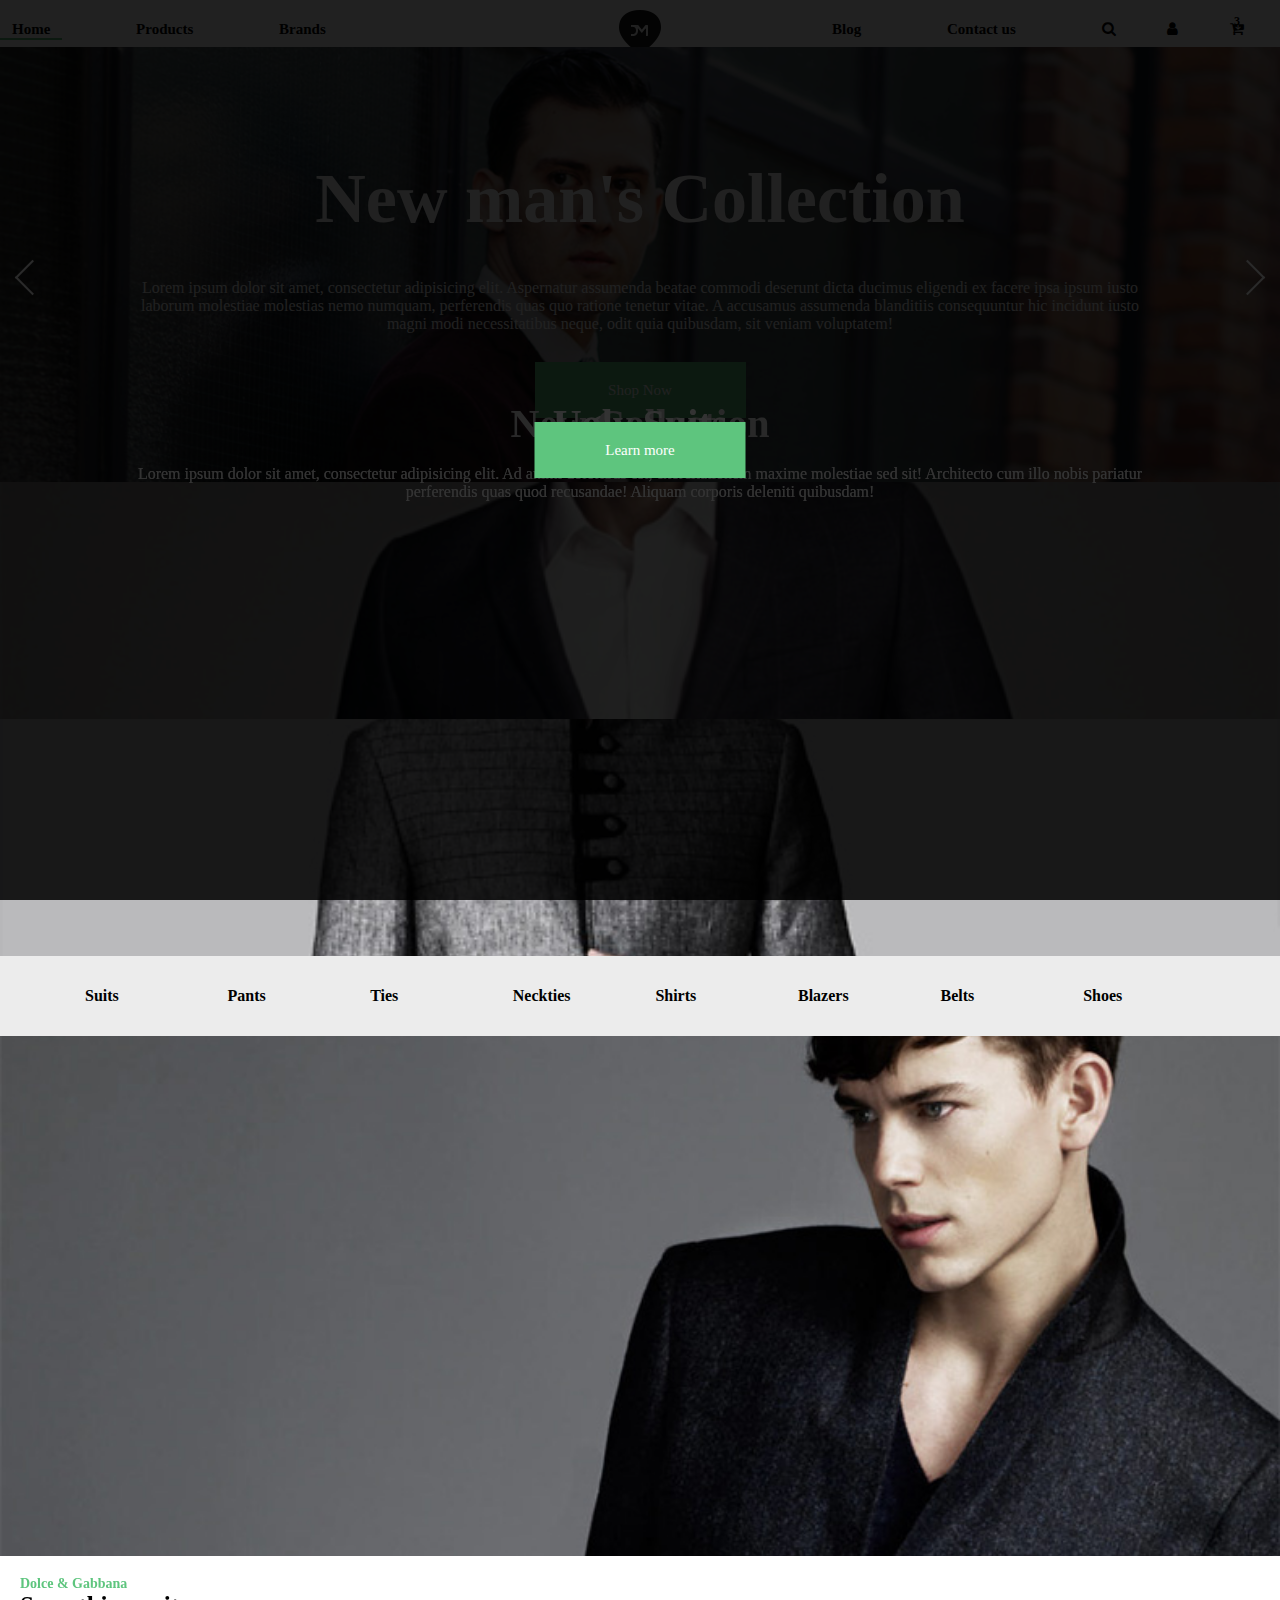
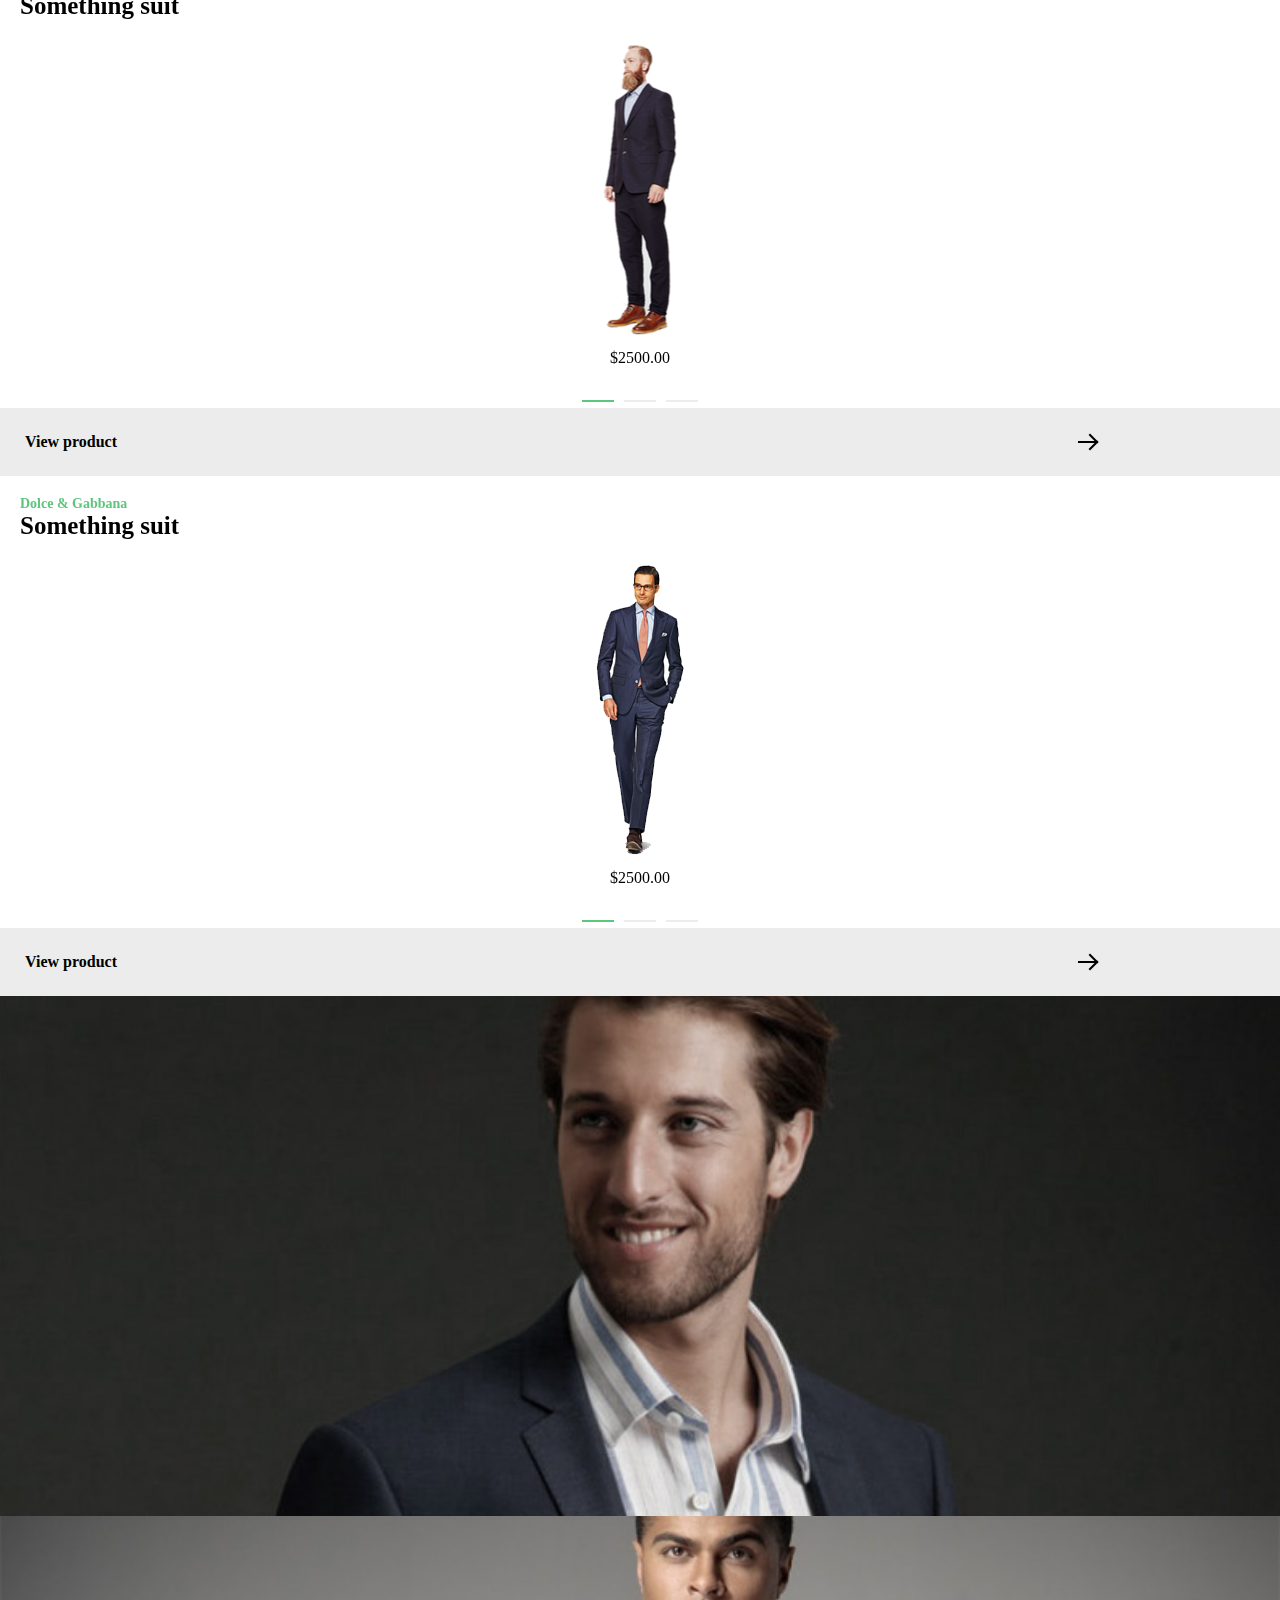
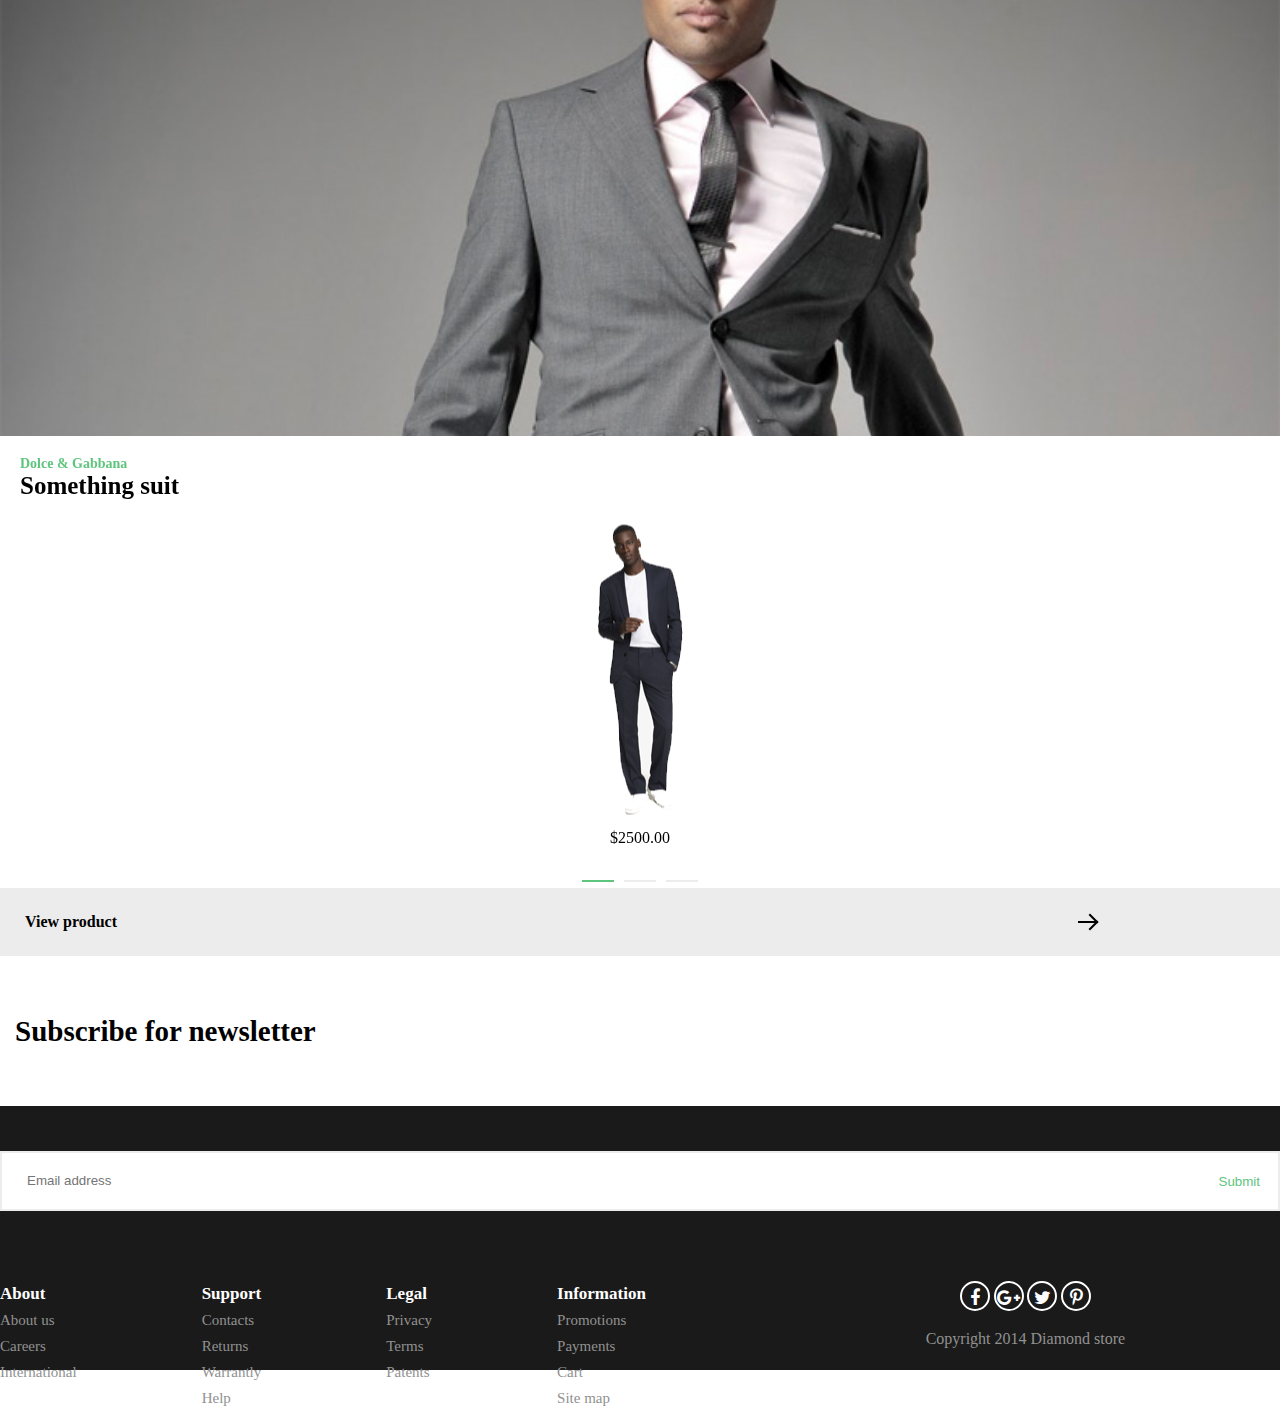
<file: index.html>
<!doctype html>
<html lang="en" class="menu-active">
<head>
    <meta charset="UTF-8">
    <meta name="viewport" content="width=device-width, initial-scale=1.0, maximum-scale=1.0, user-scalable=no"/>
    <title>Начало</title>



    <link rel="stylesheet" href="https://maxcdn.bootstrapcdn.com/bootstrap/3.3.6/css/bootstrap.min.css" integrity="sha384-1q8mTJOASx8j1Au+a5WDVnPi2lkFfwwEAa8hDDdjZlpLegxhjVME1fgjWPGmkzs7" crossorigin="anonymous">
    <link rel="stylesheet" href="http://cdnjs.cloudflare.com/ajax/libs/font-awesome/4.4.0/css/font-awesome.min.css">
    <link rel="stylesheet" href="assets/plugins/slick/slick/slick.css">
    <link rel="stylesheet" href="assets/plugins/slick/slick/slick-theme.css">
    <link rel="stylesheet" href="assets/css/main.css"/>
</head>
<body>
    <div class="container">
        <header>
            <nav class="clearfix">
                <i class="fa fa-bars mobileMenuIcon"></i>
                <ul>
                    <li class="current"><a href="#">Home</a></li>
                    <li><a href="products.html">Products</a></li>
                    <li><a href="#">Brands</a></li>
                </ul>
                <ul class="mobile">
                    <li class="current"><a href="#">Home</a></li>
                    <li><a href="products.html">Products</a></li>
                    <li><a href="#">Brands</a></li>
                </ul>
                <a href="#"><img src="assets/images/logo.png" alt="" class="logo"></a>
                <ul>
                    <li><a href="blog.html">Blog</a></li>
                    <li><a href="#">Contact us</a></li>
                    <li class="searchBtn">
                        <i class="fa fa-search"></i>
                        <form action="">
                            <input type="text" placeholder="Search">
                            <button type="submit"><i class="fa fa-search"></i></button>
                        </form>
                    </li>
                    <li class="userBtn">
                        <i class="fa fa-user"></i>
                        <div class="headerBtnClicked">
                            <div>
                                <h3>Stefan Kostov</h3>
                                <span>My details</span>
                                <span>My orders</span>
                                <span>My payments</span>
                                <div class="myBtn">My account</div>
                            </div>
                            <div>
                                <div class="myBtn">Logout</div>
                            </div>

                        </div>
                    </li>
                    <li class="cartBtn">
                        <span></span>
                        <i class="fa fa-cart-arrow-down"></i>
                        <ul class="cart headerBtnClicked">
                            <li class="clearfix">

                                    <div>
                                        <img src="assets/images/cartProductOne.png" alt="">
                                    </div>
                                    <div>
                                        <span>Awesome suit</span>
                                        <span>$800.0</span>
                                        <span>Remove</span>
                                    </div>
                            </li>
                            <li class="clearfix">
                                    <div>
                                        <img src="assets/images/cartProductTwo.png" alt="">
                                    </div>
                                    <div>
                                        <span>Awesome suit</span>
                                        <span>$800.0</span>
                                        <span>Remove</span>
                                    </div>
                            </li>
                            <li class="clearfix">
                                    <div>
                                        <img src="assets/images/cartProductThree.png" alt="">
                                    </div>
                                    <div>
                                        <span>Awesome suit</span>
                                        <span>$800.0</span>
                                        <span>Remove</span>
                                    </div>
                            </li>
                            <div class="checkout clearfix">
                                <span>Subtotal</span>
                                <span>$2400.0</span>
                                <a class="myBtn">Checkout</a>
                            </div>
                        </ul>
                    </li>
                </ul>
                <ul class="smallMenu">
                    <li class="searchBtn">
                        <i class="fa fa-search"></i>
                        <form action="">
                            <input type="text" placeholder="Search">
                            <button type="submit"><i class="fa fa-search"></i></button>
                        </form>
                    </li>
                    <li class="userBtn">
                        <i class="fa fa-user"></i>
                        <div class="headerBtnClicked">
                            <div>
                                <h3>Stefan Kostov</h3>
                                <span>My details</span>
                                <span>My orders</span>
                                <span>My payments</span>
                                <div class="myBtn">My account</div>
                            </div>
                            <div>
                                <div class="myBtn">Logout</div>
                            </div>
                        </div>
                    </li>
                    <li class="cartBtn">
                        <span></span>
                        <i class="fa fa-cart-arrow-down"></i>
                        <ul class="cart">
                            <li class="clearfix">

                                <div>
                                    <img src="assets/images/cartProductOne.png" alt="">
                                </div>
                                <div>
                                    <span>Awesome suit</span>
                                    <span>$800.0</span>
                                    <span>Remove</span>
                                </div>
                            </li>
                            <li class="clearfix">
                                <div>
                                    <img src="assets/images/cartProductTwo.png" alt="">
                                </div>
                                <div>
                                    <span>Awesome suit</span>
                                    <span>$800.0</span>
                                    <span>Remove</span>
                                </div>
                            </li>
                            <li class="clearfix">
                                <div>
                                    <img src="assets/images/cartProductThree.png" alt="">
                                </div>
                                <div>
                                    <span>Awesome suit</span>
                                    <span>$800.0</span>
                                    <span>Remove</span>
                                </div>
                            </li>
                            <div class="checkout clearfix">
                                <span>Subtotal</span>
                                <span>$2400.0</span>
                                <a class="myBtn">Checkout</a>
                            </div>
                        </ul>
                    </li>
                </ul>
            </nav>
        </header>
    </div>
    <main>
        <div class="container">
            <div class="mainSlider">
                <div class="sliderImg imageOne">
                    <h1>New man's Collection</h1>
                    <p>Lorem ipsum dolor sit amet, consectetur adipisicing elit. Aspernatur assumenda beatae commodi deserunt
                        dicta ducimus eligendi ex facere ipsa ipsum iusto laborum molestiae molestias nemo numquam, perferendis
                        quas quo ratione tenetur vitae. A accusamus assumenda
                        blanditiis consequuntur hic incidunt iusto magni modi necessitatibus neque,
                        odit quia quibusdam, sit veniam voluptatem!</p>
                    <a href="#" class="myBtn">Shop Now</a>
                    <div class="mask"></div>
                </div>
                <div class="sliderImg imageTwo">
                    <h1>New man's Collection</h1>
                    <p>Lorem ipsum dolor sit amet, consectetur adipisicing elit. Aspernatur assumenda beatae commodi deserunt
                        dicta ducimus eligendi ex facere ipsa ipsum iusto laborum molestiae molestias nemo numquam, perferendis
                        quas quo ratione tenetur vitae. A accusamus assumenda
                        blanditiis consequuntur hic incidunt iusto magni modi necessitatibus neque,
                        odit quia quibusdam, sit veniam voluptatem!</p>
                    <a href="#" class="myBtn">Shop Now</a>
                    <div class="mask"></div>
                </div>
                <div class="sliderImg imageThree">
                    <h1>New man's Collection</h1>
                    <p>Lorem ipsum dolor sit amet, consectetur adipisicing elit. Aspernatur assumenda beatae commodi deserunt
                        dicta ducimus eligendi ex facere ipsa ipsum iusto laborum molestiae molestias nemo numquam, perferendis
                        quas quo ratione tenetur vitae. A accusamus assumenda
                        blanditiis consequuntur hic incidunt iusto magni modi necessitatibus neque,
                        odit quia quibusdam, sit veniam voluptatem!</p>
                    <a href="#" class="myBtn">Shop Now</a>
                    <div class="mask"></div>
                </div>
            </div>
            <section class="collection clearfix">
                <div class="col-sm-6">
                    <div class="onHover">
                        <a href="#" class="myBtn">Learn more</a>
                    </div>
                    <div class="mask"></div>
                    <div>
                        <h2>New Collection</h2>
                        <p>Lorem ipsum dolor sit amet, consectetur adipisicing elit. Ad animi doloribus est,
                            exercitationem maxime molestiae sed sit!
                            Architecto cum illo nobis pariatur perferendis quas quod recusandae! Aliquam corporis deleniti quibusdam!</p>
                    </div>
                </div>
                <div class="col-sm-6">
                    <div class="onHover">
                        <a href="#" class="myBtn">Learn more</a>
                    </div>
                    <div class="mask"></div>
                    <div>
                        <h2>Ugly Suits</h2>
                        <p>Lorem ipsum dolor sit amet, consectetur adipisicing elit. Ad animi doloribus est,
                            exercitationem maxime molestiae sed sit!
                            Architecto cum illo nobis pariatur perferendis quas quod recusandae! Aliquam corporis deleniti quibusdam!</p>
                    </div>
                </div>
            </section>
            <nav class="homeNav">
                <div class="mobileNav">
                    Products
                    <i class="fa fa-sort-desc" aria-hidden="true"></i>
                    <i class="fa fa-sort-asc away" aria-hidden="true"></i>
                </div>
                <ul>
                    <li><a href="#">Suits</a></li>
                    <li><a href="#">Pants</a></li>
                    <li><a href="#">Ties</a></li>
                    <li><a href="#">Neckties</a></li>
                    <li><a href="#">Shirts</a></li>
                    <li><a href="#">Blazers</a></li>
                    <li><a href="#">Belts</a></li>
                    <li><a href="#">Shoes</a></li>
                </ul>
            </nav>
            <section class="products clearfix">
                <div class="col-sm-8 productImg lineOne"></div>
                <div class="col-sm-4 productDescription">
                    <div class="productSlider">
                        <div class="product">
                            <h3>Dolce & Gabbana<span>Something suit</span></h3>
                            <img src="assets/images/somethingSuit.png" alt="">
                            <span>$2500.00</span>
                            <div>
                                <a href="#">View product</a>
                                <div>
                                    <div></div>
                                    <div></div>
                                </div>
                            </div>
                        </div>
                        <div class="product">
                            <h3>Dolce & Gabbana<span>Something suit</span></h3>
                            <img src="assets/images/awesomeSuit.png" alt="">
                            <span>$2500.00</span>
                            <div>
                                <a href="#">View product</a>
                                <div>
                                    <div></div>
                                    <div></div>
                                </div>
                            </div>
                        </div>
                        <div class="product">
                            <h3>Dolce & Gabbana<span>Something suit</span></h3>
                            <img src="assets/images/smthSuit.png" alt="">
                            <span>$2500.00</span>
                            <div>
                                <a href="#">View product</a>
                                <div>
                                    <div></div>
                                    <div></div>
                                </div>
                            </div>
                        </div>
                    </div>
                </div>
                <div class="col-sm-4 productDescription">
                    <div class="productSlider">
                        <div class="product">
                            <h3>Dolce & Gabbana<span>Something suit</span></h3>
                            <img src="assets/images/awesomeSuit.png" alt="">
                            <span>$2500.00</span>
                            <div>
                                <a href="#">View product</a>
                                <div>
                                    <div></div>
                                    <div></div>
                                </div>
                            </div>
                        </div>
                        <div class="product">
                            <h3>Dolce & Gabbana<span>Something suit</span></h3>
                            <img src="assets/images/smthSuit.png" alt="">
                            <span>$2500.00</span>
                            <div>
                                <a href="#">View product</a>
                                <div>
                                    <div></div>
                                    <div></div>
                                </div>
                            </div>
                        </div>
                        <div class="product">
                            <h3>Dolce & Gabbana<span>Something suit</span></h3>
                            <img src="assets/images/somethingSuit.png" alt="">
                            <span>$2500.00</span>
                            <div>
                                <a href="#">View product</a>
                                <div>
                                    <div></div>
                                    <div></div>
                                </div>
                            </div>
                        </div>
                    </div>
                </div>
                <div class="col-sm-8 productImg lineTwo"></div>
                <div class="col-sm-8 productImg lineThree"></div>
                <div class="col-sm-4 productDescription">
                    <div class="productSlider">
                        <div class="product">
                            <h3>Dolce & Gabbana<span>Something suit</span></h3>
                            <img src="assets/images/smthSuit.png" alt="">
                            <span>$2500.00</span>
                            <div>
                                <a href="#">View product</a>
                                <div>
                                    <div></div>
                                    <div></div>
                                </div>
                            </div>
                        </div>
                        <div class="product">
                            <h3>Dolce & Gabbana<span>Something suit</span></h3>
                            <img src="assets/images/somethingSuit.png" alt="">
                            <span>$2500.00</span>
                            <div>
                                <a href="#">View product</a>
                                <div>
                                    <div></div>
                                    <div></div>
                                </div>
                            </div>
                        </div>
                        <div class="product">
                            <h3>Dolce & Gabbana<span>Something suit</span></h3>
                            <img src="assets/images/awesomeSuit.png" alt="">
                            <span>$2500.00</span>
                            <div>
                                <a href="#">View product</a>
                                <div>
                                    <div></div>
                                    <div></div>
                                </div>
                            </div>
                        </div>
                    </div>
                </div>
            </section>
            <section class="newsletter">
                <form action="" class="clearfix">
                    <div class="row">
                        <div class="col-md-4">
                            <h3>Subscribe for newsletter</h3>
                        </div>
                        <div class="col-md-8">
                            <div class="inputWrapper">
                                <input type="text" placeholder="Email address">
                                <input type="submit">
                            </div>
                        </div>
                    </div>
                </form>
            </section>
        </div>
    </main>
    <footer>
        <div class="container clearfix">
            <div class="clearfix">
                <ul>
                    <h3>About</h3>
                    <li><a href="#">About us</a></li>
                    <li><a href="#">Careers</a></li>
                    <li><a href="#">International</a></li>
                </ul>
                <ul>
                    <h3>Support</h3>
                    <li><a href="#">Contacts</a></li>
                    <li><a href="#">Returns</a></li>
                    <li><a href="#">Warrantly</a></li>
                    <li><a href="#">Help</a></li>
                </ul>
                <ul>
                    <h3>Legal</h3>
                    <li><a href="#">Privacy</a></li>
                    <li><a href="#">Terms</a></li>
                    <li><a href="#">Patents</a></li>
                </ul>
                <ul>
                    <h3>Information</h3>
                    <li><a href="#">Promotions</a></li>
                    <li><a href="#">Payments</a></li>
                    <li><a href="#">Cart</a></li>
                    <li><a href="#">Site map</a></li>
                </ul>
            </div>
            <ul class="social">
                <li><a href="#"><i class="fa fa-facebook"></i></a></li>
                <li><a href="#"><i class="fa fa-google-plus"></i></a></li>
                <li><a href="#"><i class="fa fa-twitter"></i></a></li>
                <li><a href="#"><i class="fa fa-pinterest-p"></i></a></li>
            </ul>
        </div>
        <span>Copyright 2014 Diamond store</span>
    </footer>

<script src="http://code.jquery.com/jquery-1.11.3.min.js"></script>
<script src="https://maxcdn.bootstrapcdn.com/bootstrap/3.3.6/js/bootstrap.min.js" integrity="sha384-0mSbJDEHialfmuBBQP6A4Qrprq5OVfW37PRR3j5ELqxss1yVqOtnepnHVP9aJ7xS" crossorigin="anonymous"></script>
<script type="text/javascript" src="assets/plugins/slick/slick/slick.min.js"></script>
<script type="text/javascript" src="assets/js/plugins.js"></script>
<script type="text/javascript" src="assets/js/headerMenu.js"></script>
</body>
</html>
</file>
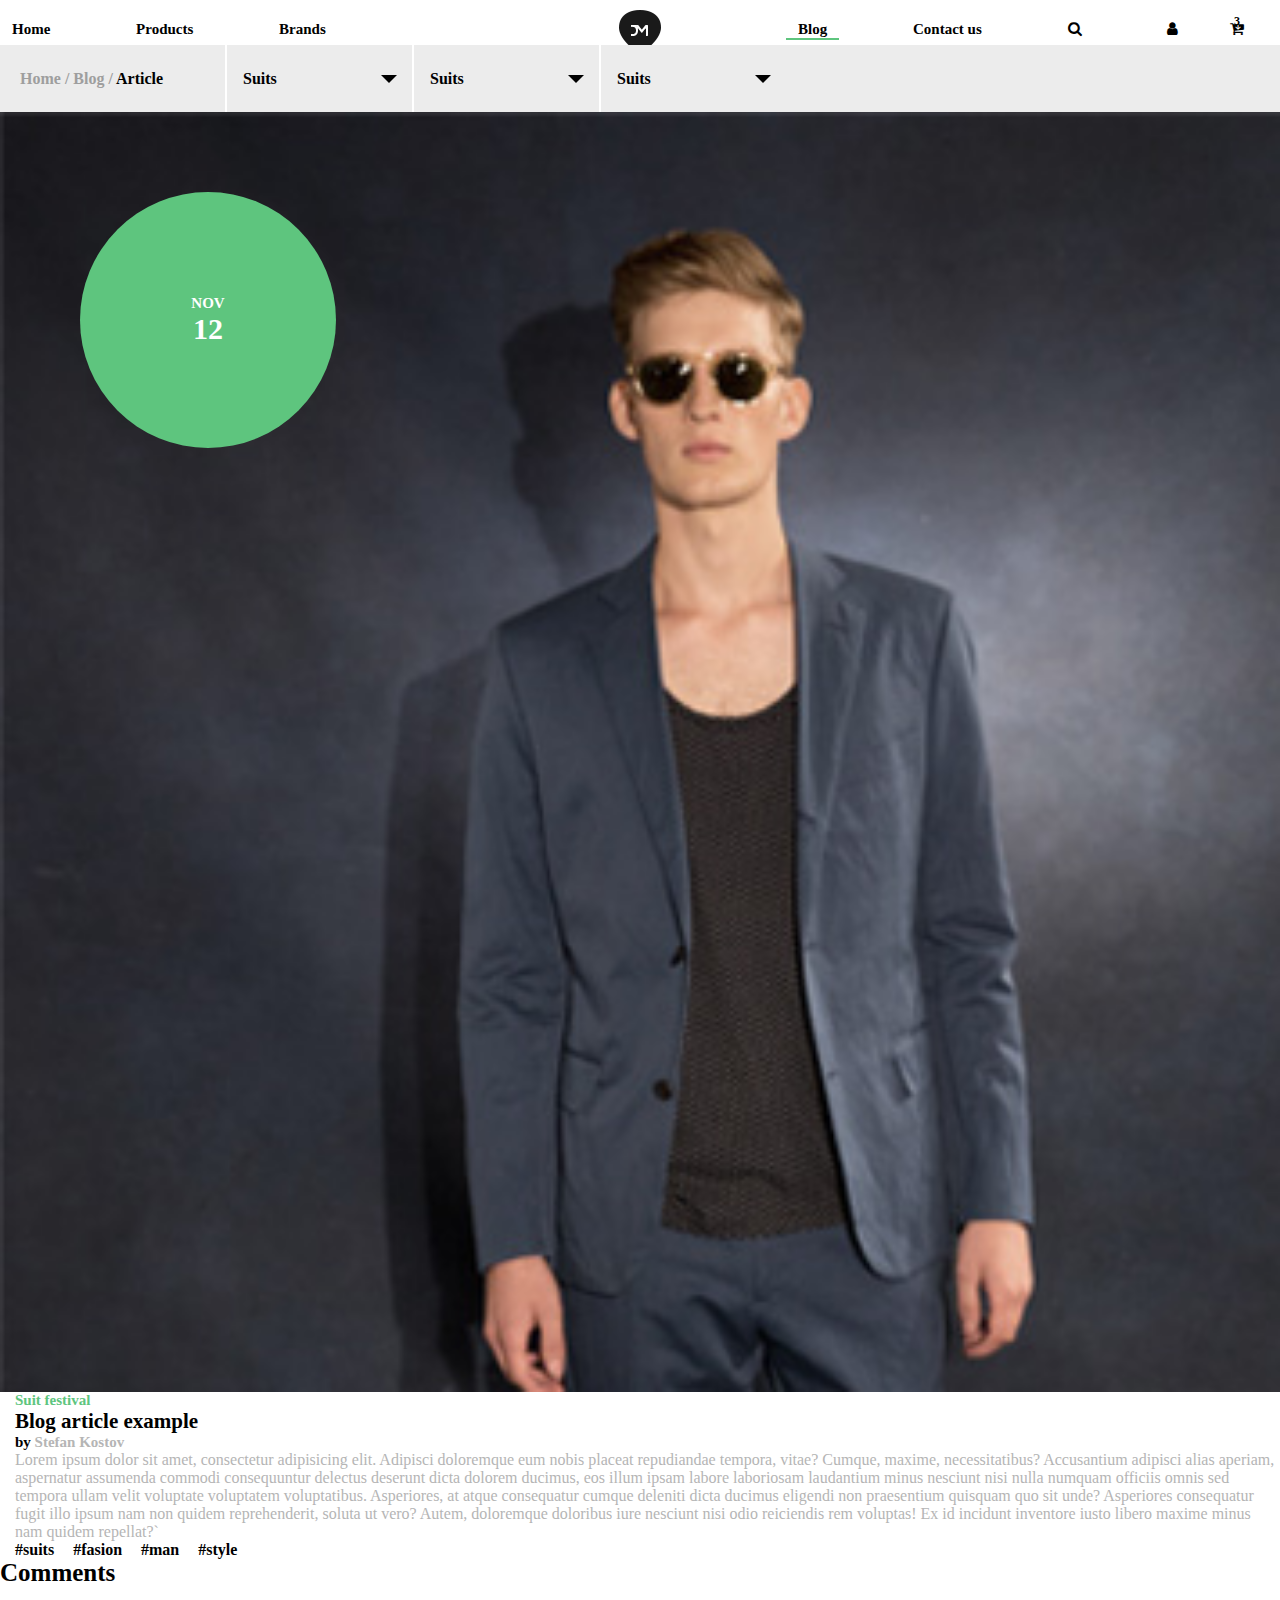
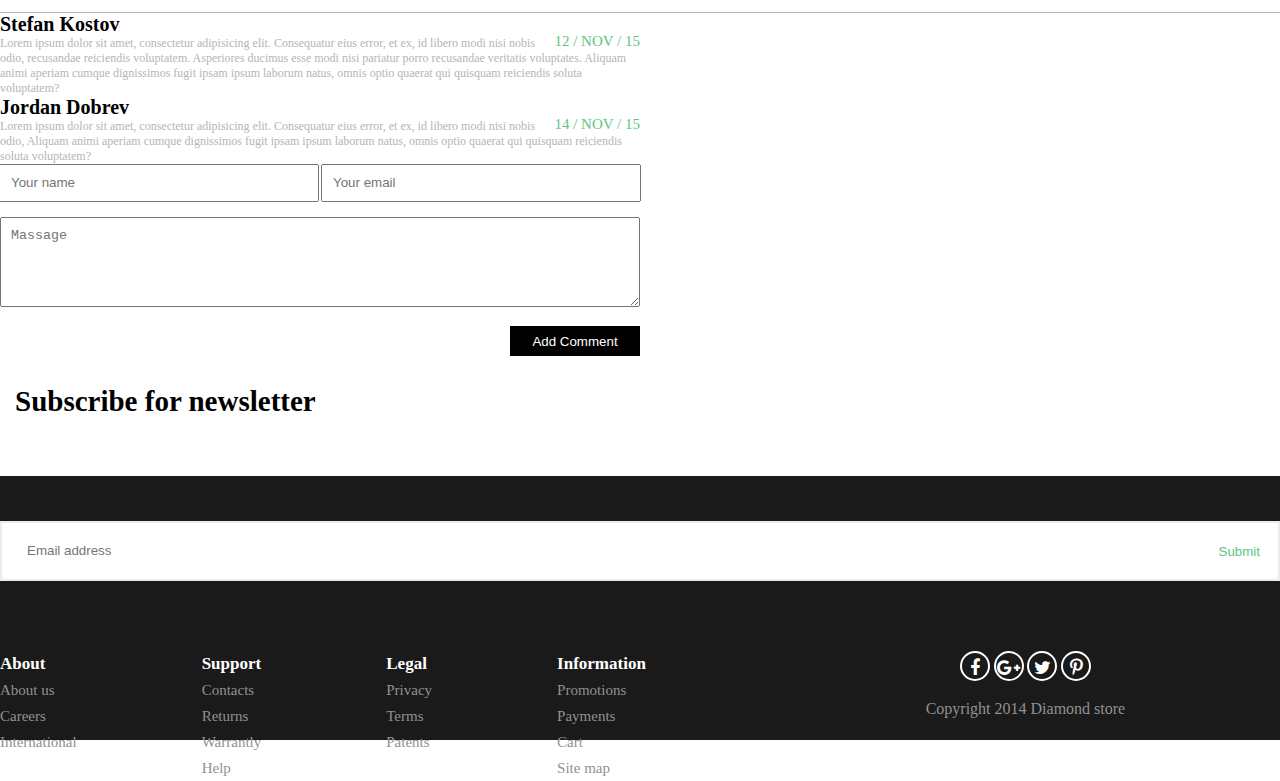
<file: blog.html>
<!doctype html>
<html lang="en" class="menu-active">
<head>
    <meta charset="UTF-8">
    <meta name="viewport" content="width=device-width, initial-scale=1.0, maximum-scale=1.0, user-scalable=no"/>
    <title>Блог</title>



    <link rel="stylesheet" href="https://maxcdn.bootstrapcdn.com/bootstrap/3.3.6/css/bootstrap.min.css" integrity="sha384-1q8mTJOASx8j1Au+a5WDVnPi2lkFfwwEAa8hDDdjZlpLegxhjVME1fgjWPGmkzs7" crossorigin="anonymous">
    <link rel="stylesheet" href="http://cdnjs.cloudflare.com/ajax/libs/font-awesome/4.4.0/css/font-awesome.min.css">
    <link rel="stylesheet" href="assets/plugins/slick/slick/slick.css">
    <link rel="stylesheet" href="assets/plugins/slick/slick/slick-theme.css">
    <link rel="stylesheet" href="assets/css/main.css"/>
</head>
<body>
<div class="container">
    <header>
        <nav class="clearfix">
            <i class="fa fa-bars mobileMenuIcon"></i>
            <ul>
                <li><a href="index.html">Home</a></li>
                <li><a href="products.html">Products</a></li>
                <li><a href="#">Brands</a></li>
            </ul>
            <ul class="mobile">
                <li><a href="index.html">Home</a></li>
                <li><a href="products.html">Products</a></li>
                <li><a href="#">Brands</a></li>
            </ul>
            <a href="index.html"><img src="assets/images/logo.png" alt="" class="logo"></a>
            <ul>
                <li class="current"><a href="#">Blog</a></li>
                <li><a href="#">Contact us</a></li>
                <li><i class="fa fa-search"></i></li>
                <li class="userBtn">
                    <i class="fa fa-user"></i>
                    <div class="headerBtnClicked">
                        <div>
                            <h3>Stefan Kostov</h3>
                            <span>My details</span>
                            <span>My orders</span>
                            <span>My payments</span>
                            <div class="myBtn">My account</div>
                        </div>
                        <div>
                            <div class="myBtn">Logout</div>
                        </div>
                    </div>
                </li>
                <li class="cartBtn">
                    <span></span>
                    <i class="fa fa-cart-arrow-down"></i>
                    <ul class="cart headerBtnClicked">
                        <li class="clearfix">

                            <div>
                                <img src="assets/images/cartProductOne.png" alt="">
                            </div>
                            <div>
                                <span>Awesome suit</span>
                                <span>$800.0</span>
                                <span>Remove</span>
                            </div>
                        </li>
                        <li class="clearfix">
                            <div>
                                <img src="assets/images/cartProductTwo.png" alt="">
                            </div>
                            <div>
                                <span>Awesome suit</span>
                                <span>$800.0</span>
                                <span>Remove</span>
                            </div>
                        </li>
                        <li class="clearfix">
                            <div>
                                <img src="assets/images/cartProductThree.png" alt="">
                            </div>
                            <div>
                                <span>Awesome suit</span>
                                <span>$800.0</span>
                                <span>Remove</span>
                            </div>
                        </li>
                        <div class="checkout clearfix">
                            <span>Subtotal</span>
                            <span>$2400.0</span>
                            <a class="myBtn">Checkout</a>
                        </div>
                    </ul>
                </li>
            </ul>
            <ul class="smallMenu">
                <li><i class="fa fa-search"></i></li>
                <li class="userBtn">
                    <i class="fa fa-user"></i>
                    <div class="headerBtnClicked">
                        <div>
                            <h3>Stefan Kostov</h3>
                            <span>My details</span>
                            <span>My orders</span>
                            <span>My payments</span>
                            <div class="myBtn">My account</div>
                        </div>
                        <div>
                            <div class="myBtn">Logout</div>
                        </div>
                    </div>
                </li>
                <li class="cartBtn">
                    <span></span>
                    <i class="fa fa-cart-arrow-down"></i>
                    <ul class="cart">
                        <li class="clearfix">

                            <div>
                                <img src="assets/images/cartProductOne.png" alt="">
                            </div>
                            <div>
                                <span>Awesome suit</span>
                                <span>$800.0</span>
                                <span>Remove</span>
                            </div>
                        </li>
                        <li class="clearfix">
                            <div>
                                <img src="assets/images/cartProductTwo.png" alt="">
                            </div>
                            <div>
                                <span>Awesome suit</span>
                                <span>$800.0</span>
                                <span>Remove</span>
                            </div>
                        </li>
                        <li class="clearfix">
                            <div>
                                <img src="assets/images/cartProductThree.png" alt="">
                            </div>
                            <div>
                                <span>Awesome suit</span>
                                <span>$800.0</span>
                                <span>Remove</span>
                            </div>
                        </li>
                        <div class="checkout clearfix">
                            <span>Subtotal</span>
                            <span>$2400.0</span>
                            <a class="myBtn">Checkout</a>
                        </div>
                    </ul>
                </li>
            </ul>
        </nav>
    </header>
</div>
<main>

    <div class="container">
            <div class="contentNav">
                <nav class="clearfix">
                    <span>Home / Blog / <span>Article</span></span>
                    <div class="dropMenu">
                        <ul>
                            <li>Suits</li>
                            <li>Pants</li>
                            <li>Ties</li>
                            <li>Neckties</li>
                            <li>Shirts</li>
                            <li>Blazers</li>
                            <li>Belts</li>
                            <li>Shoes</li>
                            <li>Suits</li>
                        </ul>
                        <ul class="extended">
                            <li class="selected">Suits</li>
                            <li>Pants</li>
                            <li>Ties</li>
                            <li>Neckties</li>
                            <li>Shirts</li>
                            <li>Blazers</li>
                            <li>Belts</li>
                            <li>Shoes</li>
                            <li>Suits</li>
                        </ul>
                    </div>
                    <div class="dropMenu">
                        <ul>
                            <li>Suits</li>
                            <li>Pants</li>
                            <li>Ties</li>
                            <li>Neckties</li>
                            <li>Shirts</li>
                            <li>Blazers</li>
                            <li>Belts</li>
                            <li>Shoes</li>
                            <li>Suits</li>
                        </ul>
                        <ul class="extended">
                            <li class="selected">Suits</li>
                            <li>Pants</li>
                            <li>Ties</li>
                            <li>Neckties</li>
                            <li>Shirts</li>
                            <li>Blazers</li>
                            <li>Belts</li>
                            <li>Shoes</li>
                            <li>Suits</li>
                        </ul>
                    </div>
                    <div class="dropMenu">
                        <ul>
                            <li>Suits</li>
                            <li>Pants</li>
                            <li>Ties</li>
                            <li>Neckties</li>
                            <li>Shirts</li>
                            <li>Blazers</li>
                            <li>Belts</li>
                            <li>Shoes</li>
                            <li>Suits</li>
                        </ul>
                        <ul class="extended">
                            <li class="selected">Suits</li>
                            <li>Pants</li>
                            <li>Ties</li>
                            <li>Neckties</li>
                            <li>Shirts</li>
                            <li>Blazers</li>
                            <li>Belts</li>
                            <li>Shoes</li>
                            <li>Suits</li>
                        </ul>
                    </div>
                </nav>
            </div>
        <section class="article clearfix">
                <div class="col-sm-4">
                    <div class="articleImage articleOne">
                        <div>
                            <div>
                                nov
                                <span>12</span>
                            </div>
                        </div>
                    </div>
                </div>
                <div class="col-sm-8">
                    <div class="articleContent">
                        <h2>Suit festival<span>Blog article example</span></h2>
                        <h3>by <span>Stefan Kostov</span></h3>
                        <p>Lorem ipsum dolor sit amet, consectetur adipisicing elit. Adipisci doloremque eum nobis placeat repudiandae tempora, vitae? Cumque, maxime,
                            necessitatibus? Accusantium adipisci alias aperiam, aspernatur assumenda commodi consequuntur delectus deserunt dicta dolorem ducimus, eos
                            illum ipsam labore laboriosam laudantium minus nesciunt nisi nulla numquam officiis omnis sed tempora ullam velit voluptate voluptatem voluptatibus.
                            Asperiores, at atque consequatur cumque deleniti dicta ducimus eligendi non praesentium quisquam quo sit unde? Asperiores consequatur fugit illo
                            ipsum nam non quidem reprehenderit, soluta ut vero? Autem,
                            doloremque doloribus iure nesciunt nisi odio reiciendis rem voluptas! Ex id incidunt inventore iusto libero maxime minus nam quidem repellat?`</p>
                        <ul>
                            <li>#suits</li>
                            <li>#fasion</li>
                            <li>#man</li>
                            <li>#style</li>
                        </ul>
                    </div>
                </div>
        </section>
        <section class="comments">
            <h2>Comments</h2>
            <div class="comment clearfix">
                <h3>Stefan Kostov</h3>
                <span>12 / Nov / 15</span>
                <p>Lorem ipsum dolor sit amet, consectetur adipisicing elit. Consequatur eius error, et ex, id libero modi nisi nobis odio,
                    recusandae reiciendis voluptatem. Asperiores ducimus esse modi nisi pariatur porro recusandae veritatis voluptates.
                    Aliquam animi aperiam cumque dignissimos fugit ipsam ipsum laborum natus, omnis optio quaerat qui quisquam reiciendis soluta voluptatem?</p>
            </div>
            <div class="comment clearfix">
                <h3>Jordan Dobrev</h3>
                <span>14 / Nov / 15</span>
                <p>Lorem ipsum dolor sit amet, consectetur adipisicing elit. Consequatur eius error, et ex, id libero modi nisi nobis odio,
                    Aliquam animi aperiam cumque dignissimos fugit ipsam ipsum laborum natus, omnis optio quaerat qui quisquam reiciendis soluta voluptatem?</p>
            </div>
        </section>
        <section class="addComment">
            <form action="" class="clearfix">
                <input type="text" placeholder="Your name">
                <input type="text" placeholder="Your email">
                <textarea name="" id="" cols="30" rows="10" placeholder="Massage"></textarea>
                <button type="submit">Add Comment</button>
            </form>
        </section>
        <section class="newsletter">
            <form action="" class="clearfix">
                <div class="row">
                    <div class="col-md-4">
                        <h3>Subscribe for newsletter</h3>
                    </div>
                    <div class="col-md-8">
                        <div class="inputWrapper">
                            <input type="text" placeholder="Email address">
                            <input type="submit">
                        </div>
                    </div>
                </div>
            </form>
        </section>
    </div>
</main>
<footer>
    <div class="container clearfix">
        <div class="clearfix">
            <ul>
                <h3>About</h3>
                <li><a href="#">About us</a></li>
                <li><a href="#">Careers</a></li>
                <li><a href="#">International</a></li>
            </ul>
            <ul>
                <h3>Support</h3>
                <li><a href="#">Contacts</a></li>
                <li><a href="#">Returns</a></li>
                <li><a href="#">Warrantly</a></li>
                <li><a href="#">Help</a></li>
            </ul>
            <ul>
                <h3>Legal</h3>
                <li><a href="#">Privacy</a></li>
                <li><a href="#">Terms</a></li>
                <li><a href="#">Patents</a></li>
            </ul>
            <ul>
                <h3>Information</h3>
                <li><a href="#">Promotions</a></li>
                <li><a href="#">Payments</a></li>
                <li><a href="#">Cart</a></li>
                <li><a href="#">Site map</a></li>
            </ul>
        </div>
        <ul class="social">
            <li><a href="#"><i class="fa fa-facebook"></i></a></li>
            <li><a href="#"><i class="fa fa-google-plus"></i></a></li>
            <li><a href="#"><i class="fa fa-twitter"></i></a></li>
            <li><a href="#"><i class="fa fa-pinterest-p"></i></a></li>
        </ul>
    </div>
    <span>Copyright 2014 Diamond store</span>
</footer>

<script src="http://code.jquery.com/jquery-1.11.3.min.js"></script>
<script src="https://maxcdn.bootstrapcdn.com/bootstrap/3.3.6/js/bootstrap.min.js" integrity="sha384-0mSbJDEHialfmuBBQP6A4Qrprq5OVfW37PRR3j5ELqxss1yVqOtnepnHVP9aJ7xS" crossorigin="anonymous"></script>
<script type="text/javascript" src="assets/plugins/slick/slick/slick.min.js"></script>
<script type="text/javascript" src="assets/js/plugins.js"></script>
<script type="text/javascript" src="assets/js/headerMenu.js"></script>
</body>
</html>
</file>
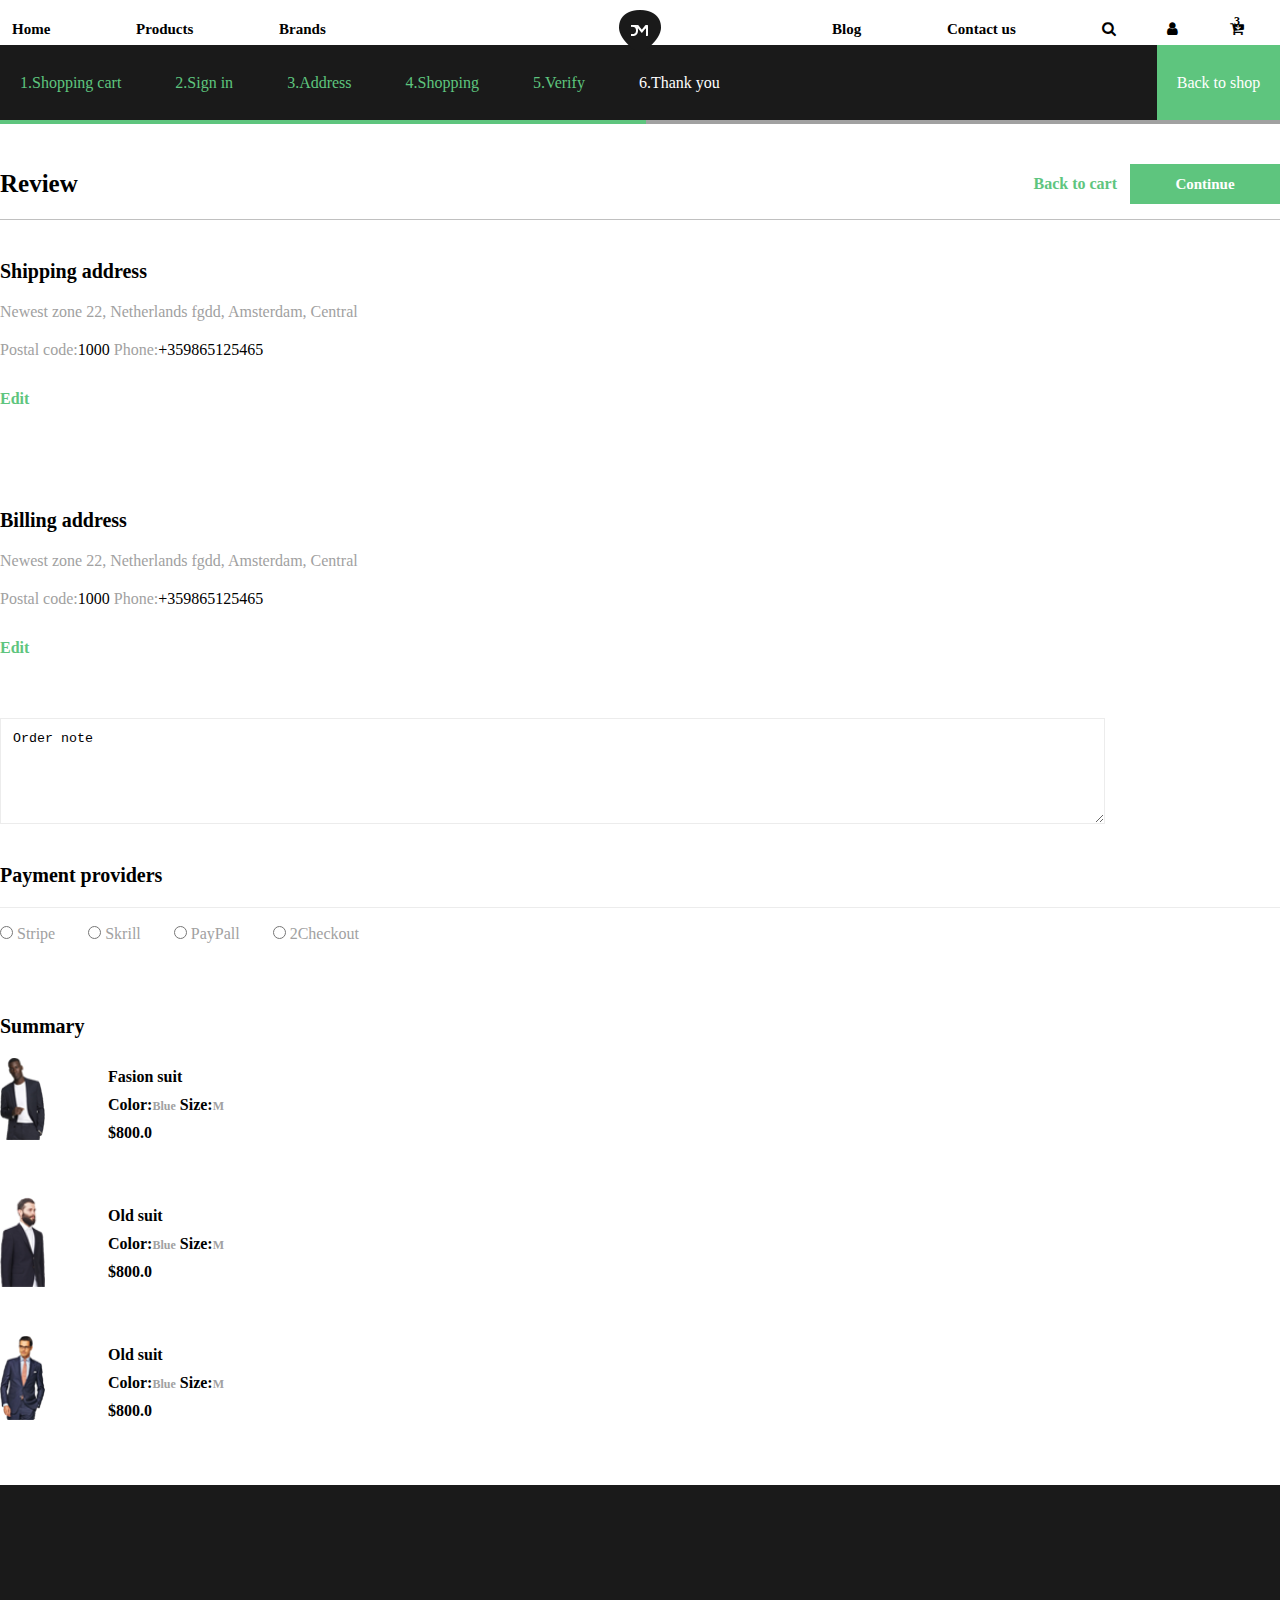
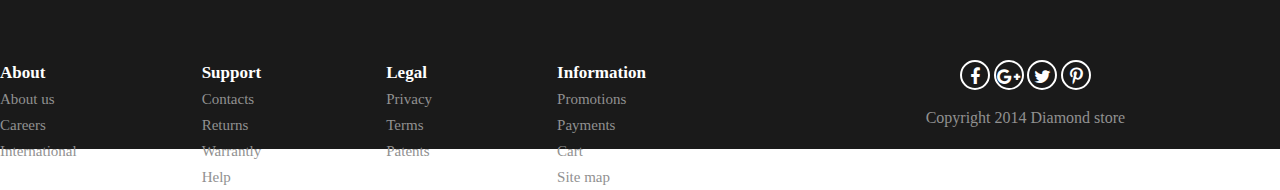
<file: cart.html>
<!doctype html>
<html lang="en" class="menu-active">
<head>
    <meta charset="UTF-8">
    <meta name="viewport" content="width=device-width, initial-scale=1.0, maximum-scale=1.0, user-scalable=no"/>
    <title>Поръчка</title>



    <link rel="stylesheet" href="https://maxcdn.bootstrapcdn.com/bootstrap/3.3.6/css/bootstrap.min.css" integrity="sha384-1q8mTJOASx8j1Au+a5WDVnPi2lkFfwwEAa8hDDdjZlpLegxhjVME1fgjWPGmkzs7" crossorigin="anonymous">
    <link rel="stylesheet" href="http://cdnjs.cloudflare.com/ajax/libs/font-awesome/4.4.0/css/font-awesome.min.css">
    <link rel="stylesheet" href="assets/plugins/slick/slick/slick.css">
    <link rel="stylesheet" href="assets/plugins/slick/slick/slick-theme.css">
    <link rel="stylesheet" href="assets/css/main.css"/>
</head>
<body>
<div class="container">
    <header>
        <nav class="clearfix">
            <i class="fa fa-bars mobileMenuIcon"></i>
            <ul>
                <li><a href="index.html">Home</a></li>
                <li><a href="products.html">Products</a></li>
                <li><a href="#">Brands</a></li>
            </ul>
            <ul class="mobile">
                <li><a href="index.html">Home</a></li>
                <li><a href="products.html">Products</a></li>
                <li><a href="#">Brands</a></li>
            </ul>
            <a href="index.html"><img src="assets/images/logo.png" alt="" class="logo"></a>
            <ul>
                <li><a href="#">Blog</a></li>
                <li><a href="#">Contact us</a></li>
                <li class="searchBtn">
                    <i class="fa fa-search"></i>
                    <form action="">
                        <input type="text" placeholder="Search">
                        <button type="submit"><i class="fa fa-search"></i></button>
                    </form>
                </li>
                <li class="userBtn">
                    <i class="fa fa-user"></i>
                    <div class="headerBtnClicked">
                        <div>
                            <h3>Stefan Kostov</h3>
                            <span>My details</span>
                            <span>My orders</span>
                            <span>My payments</span>
                            <div class="myBtn">My account</div>
                        </div>
                        <div>
                            <div class="myBtn">Logout</div>
                        </div>
                    </div>
                </li>
                <li class="cartBtn">
                    <span></span>
                    <i class="fa fa-cart-arrow-down"></i>
                    <ul class="cart headerBtnClicked">
                        <li class="clearfix">

                            <div>
                                <img src="assets/images/cartProductOne.png" alt="">
                            </div>
                            <div>
                                <span>Awesome suit</span>
                                <span>$800.0</span>
                                <span>Remove</span>
                            </div>
                        </li>
                        <li class="clearfix">
                            <div>
                                <img src="assets/images/cartProductTwo.png" alt="">
                            </div>
                            <div>
                                <span>Awesome suit</span>
                                <span>$800.0</span>
                                <span>Remove</span>
                            </div>
                        </li>
                        <li class="clearfix">
                            <div>
                                <img src="assets/images/cartProductThree.png" alt="">
                            </div>
                            <div>
                                <span>Awesome suit</span>
                                <span>$800.0</span>
                                <span>Remove</span>
                            </div>
                        </li>
                        <div class="checkout clearfix">
                            <span>Subtotal</span>
                            <span>$2400.0</span>
                            <a class="myBtn">Checkout</a>
                        </div>
                    </ul>
                </li>
            </ul>
            <ul class="smallMenu">
                <li class="searchBtn">
                    <i class="fa fa-search"></i>
                    <form action="">
                        <input type="text" placeholder="Search">
                        <button type="submit"><i class="fa fa-search"></i></button>
                    </form>
                </li>
                <li class="userBtn">
                    <i class="fa fa-user"></i>
                    <div class="headerBtnClicked">
                        <div>
                            <h3>Stefan Kostov</h3>
                            <span>My details</span>
                            <span>My orders</span>
                            <span>My payments</span>
                            <div class="myBtn">My account</div>
                        </div>
                        <div>
                            <div class="myBtn">Logout</div>
                        </div>
                    </div>
                </li>
                <li class="cartBtn">
                    <span></span>
                    <i class="fa fa-cart-arrow-down"></i>
                    <ul class="cart">
                        <li class="clearfix">

                            <div>
                                <img src="assets/images/cartProductOne.png" alt="">
                            </div>
                            <div>
                                <span>Awesome suit</span>
                                <span>$800.0</span>
                                <span>Remove</span>
                            </div>
                        </li>
                        <li class="clearfix">
                            <div>
                                <img src="assets/images/cartProductTwo.png" alt="">
                            </div>
                            <div>
                                <span>Awesome suit</span>
                                <span>$800.0</span>
                                <span>Remove</span>
                            </div>
                        </li>
                        <li class="clearfix">
                            <div>
                                <img src="assets/images/cartProductThree.png" alt="">
                            </div>
                            <div>
                                <span>Awesome suit</span>
                                <span>$800.0</span>
                                <span>Remove</span>
                            </div>
                        </li>
                        <div class="checkout clearfix">
                            <span>Subtotal</span>
                            <span>$2400.0</span>
                            <a class="myBtn">Checkout</a>
                        </div>
                    </ul>
                </li>
            </ul>
        </nav>
    </header>
</div>
<main>
    <div class="container">
        <section class="order">
            <div class="row">
                <div  class="col-xs-2 col-lg-12">
                    <div class="orderProgress">
                        <ol>
                            <li class="reached">1.Shopping cart</li>
                            <li class="reached">2.Sign in</li>
                            <li class="reached">3.Address</li>
                            <li class="reached">4.Shopping</li>
                            <li class="reached">5.Verify</li>
                            <li>6.Thank you</li>
                        </ol>
                        <a href="#">Back to shop</a>
                        <div class="stepReached"></div>
                    </div>
                </div>
                <div class="col-xs-10 col-lg-12">
                    <div class="orderReview clearfix">
                        <div class="clearfix">
                            <h3>Review</h3>
                            <a href="#" class="myBtn">Continue</a>
                            <a href="#">Back to cart</a>
                        </div>
                        <section class="verify">
                            <div class="col-sm-6 col-md-8">
                                    <div class="col-md-6 col-lg-4">
                                        <h4>Shipping address</h4>
                                        <p>Newest zone 22, Netherlands fgdd, Amsterdam, Central</p>
                                        <span>Postal code:<span>1000</span></span>
                                        <span>Phone:<span>+359865125465</span></span>
                                        <a href="#">Edit</a>
                                    </div>
                                    <div class="col-md-6 col-lg-4">
                                        <h4>Billing address</h4>
                                        <p>Newest zone 22, Netherlands fgdd, Amsterdam, Central</p>
                                        <span>Postal code:<span>1000</span></span>
                                        <span>Phone:<span>+359865125465</span></span>
                                        <a href="#">Edit</a>
                                    </div>
                                <textarea name="orderNote" id="">Order note</textarea>

                                <h4>Payment providers</h4>
                                <form>
                                    <input type="radio" name="paymentProviders" value="1" id="stripe">
                                    <label for="stripe">Stripe</label>

                                    <input type="radio" name="paymentProviders" value="2" id="skrill">
                                    <label for="skrill">Skrill</label>


                                    <input type="radio" name="paymentProviders" value="3" id="paypall">
                                    <label for="paypall">PayPall</label>


                                    <input type="radio" name="paymentProviders" value="4" id="checkout">
                                    <label for="checkout">2Checkout</label>
                                </form>
                            </div>
                            <div class="col-sm-6 col-md-4">
                                <div class="summary">
                                    <h4>Summary</h4>
                                    <div class="ordered clearfix">
                                            <img src="assets/images/cartProductSix.png" alt="">
                                        <div>
                                            <span>Fasion suit</span>
                                            <span>Color:<span>Blue</span> Size:<span>M</span></span>
                                            <span>$800.0</span>
                                        </div>
                                    </div>
                                    <div class="ordered clearfix">
                                            <img src="assets/images/cartProductFive.png" alt="">
                                        <div>
                                            <span>Old suit</span>
                                            <span>Color:<span>Blue</span> Size:<span>M</span></span>
                                            <span>$800.0</span>
                                        </div>
                                    </div>
                                    <div class="ordered clearfix">
                                            <img src="assets/images/cartProductFour.png" alt="">
                                        <div>
                                            <span>Old suit</span>
                                            <span>Color:<span>Blue</span> Size:<span>M</span></span>
                                            <span>$800.0</span>
                                        </div>
                                    </div>
                                </div>
                            </div>
                        </section>
                    </div>
                </div>
            </div>
        </section>
    </div>
</main>
<footer>
    <div class="container clearfix">
        <div class="clearfix">
            <ul>
                <h3>About</h3>
                <li><a href="#">About us</a></li>
                <li><a href="#">Careers</a></li>
                <li><a href="#">International</a></li>
            </ul>
            <ul>
                <h3>Support</h3>
                <li><a href="#">Contacts</a></li>
                <li><a href="#">Returns</a></li>
                <li><a href="#">Warrantly</a></li>
                <li><a href="#">Help</a></li>
            </ul>
            <ul>
                <h3>Legal</h3>
                <li><a href="#">Privacy</a></li>
                <li><a href="#">Terms</a></li>
                <li><a href="#">Patents</a></li>
            </ul>
            <ul>
                <h3>Information</h3>
                <li><a href="#">Promotions</a></li>
                <li><a href="#">Payments</a></li>
                <li><a href="#">Cart</a></li>
                <li><a href="#">Site map</a></li>
            </ul>
        </div>
        <ul class="social">
            <li><a href="#"><i class="fa fa-facebook"></i></a></li>
            <li><a href="#"><i class="fa fa-google-plus"></i></a></li>
            <li><a href="#"><i class="fa fa-twitter"></i></a></li>
            <li><a href="#"><i class="fa fa-pinterest-p"></i></a></li>
        </ul>
    </div>
    <span>Copyright 2014 Diamond store</span>
</footer>

<script src="http://code.jquery.com/jquery-1.11.3.min.js"></script>
<script src="https://maxcdn.bootstrapcdn.com/bootstrap/3.3.6/js/bootstrap.min.js" integrity="sha384-0mSbJDEHialfmuBBQP6A4Qrprq5OVfW37PRR3j5ELqxss1yVqOtnepnHVP9aJ7xS" crossorigin="anonymous"></script>
<script type="text/javascript" src="assets/plugins/slick/slick/slick.min.js"></script>
<script type="text/javascript" src="assets/js/plugins.js"></script>
<script type="text/javascript" src="assets/js/headerMenu.js"></script>
</body>
</html>
</file>
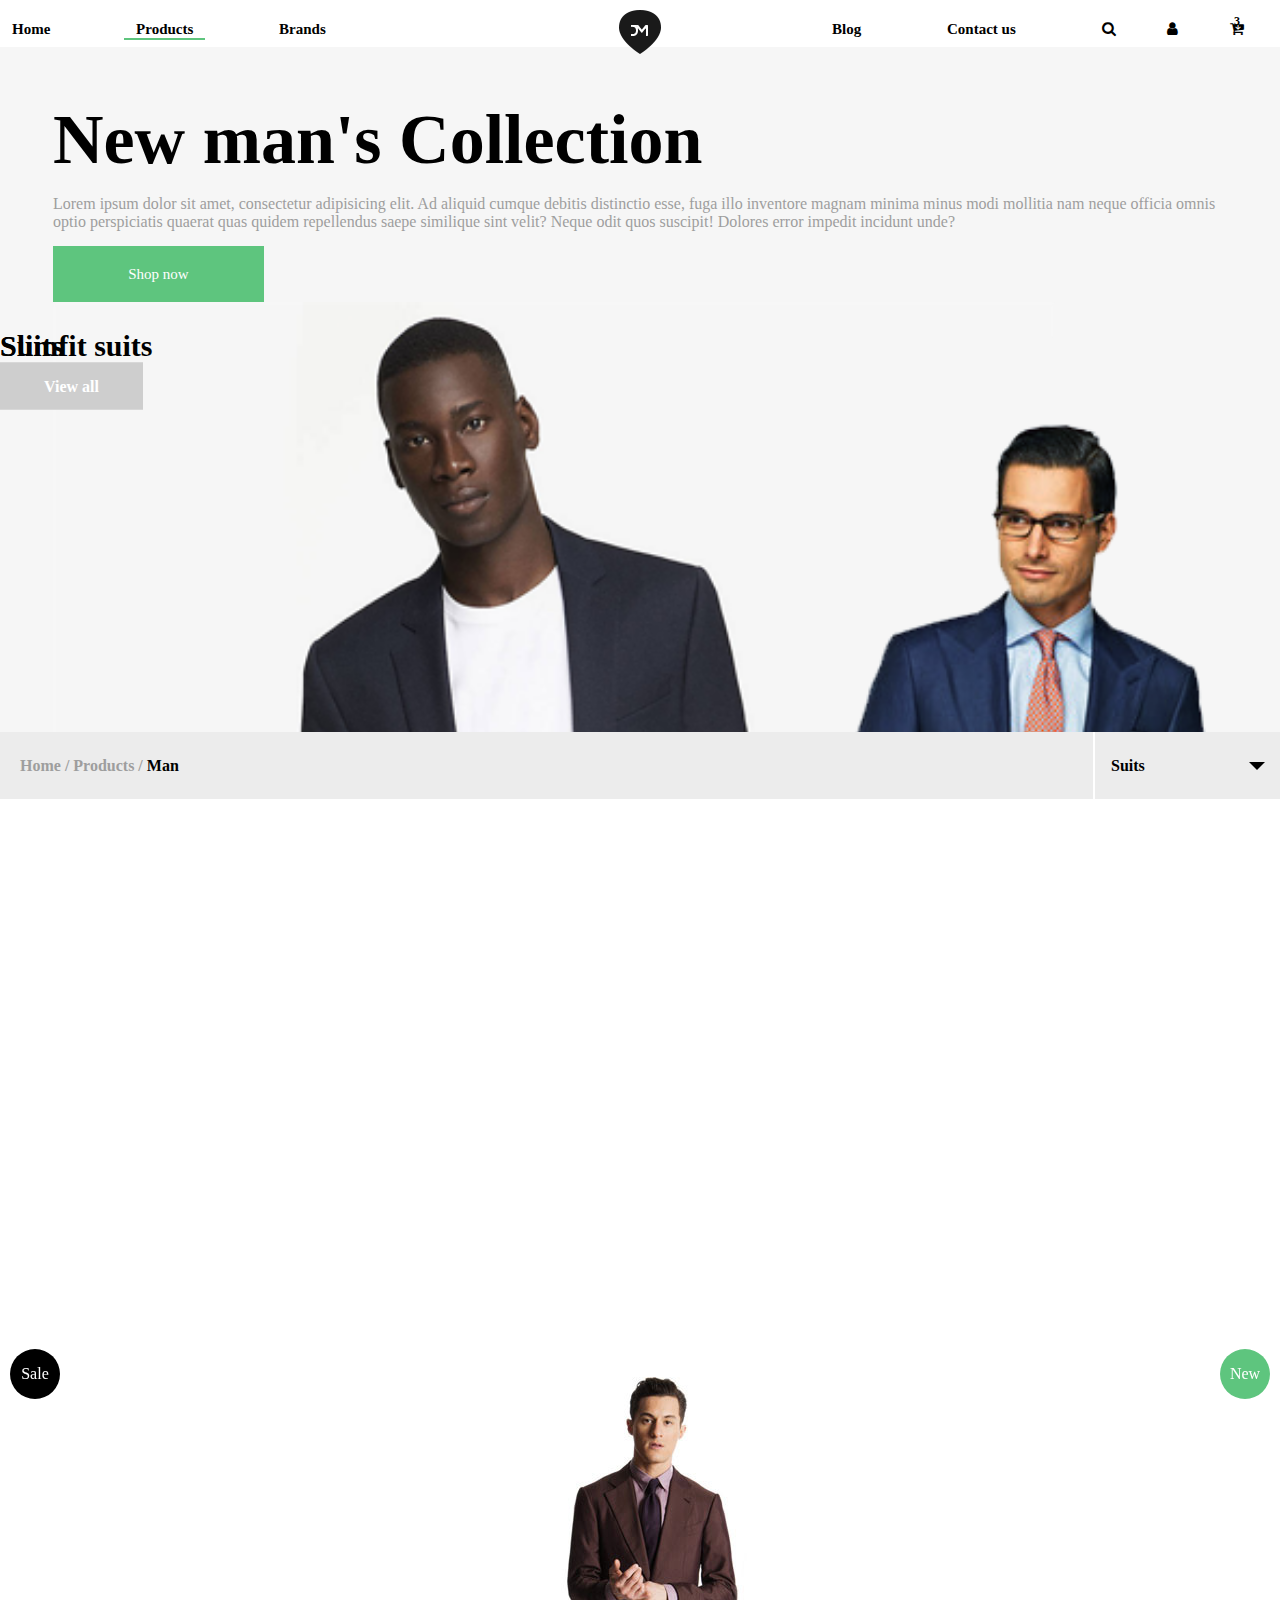
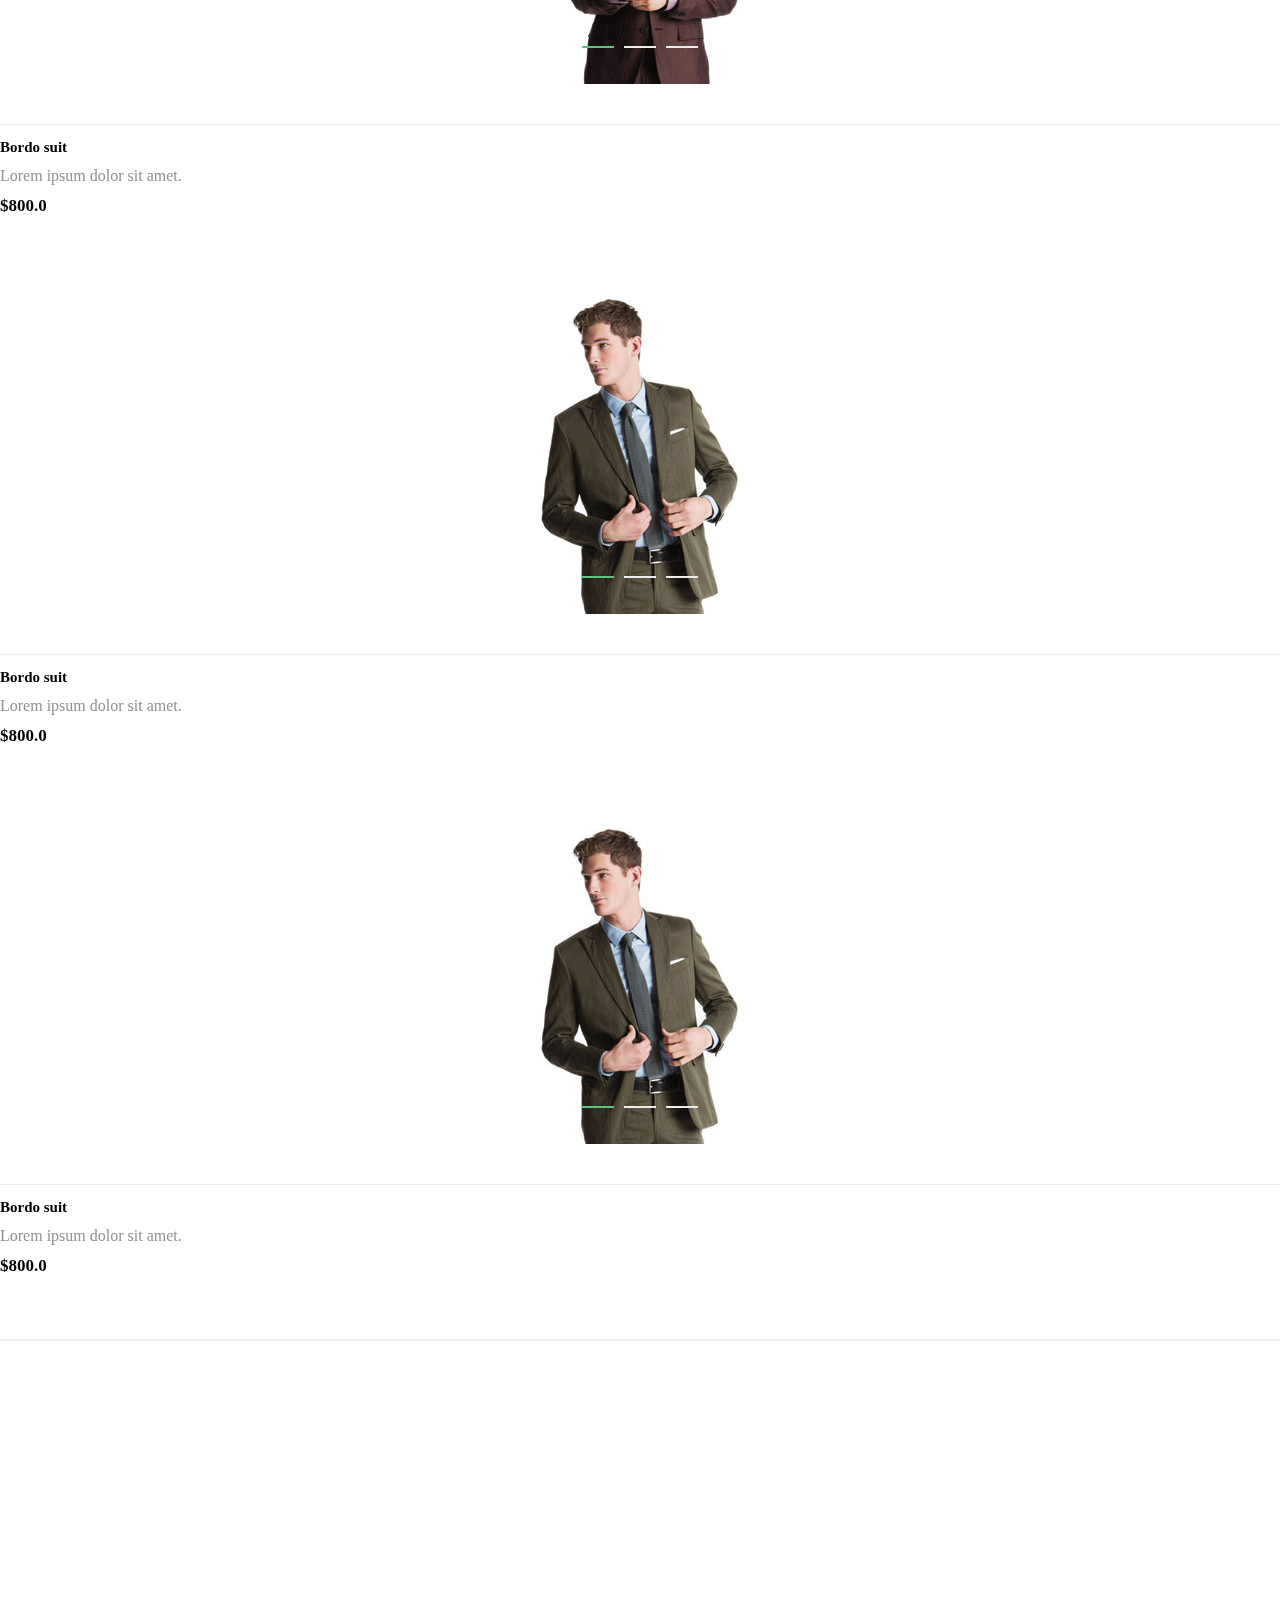
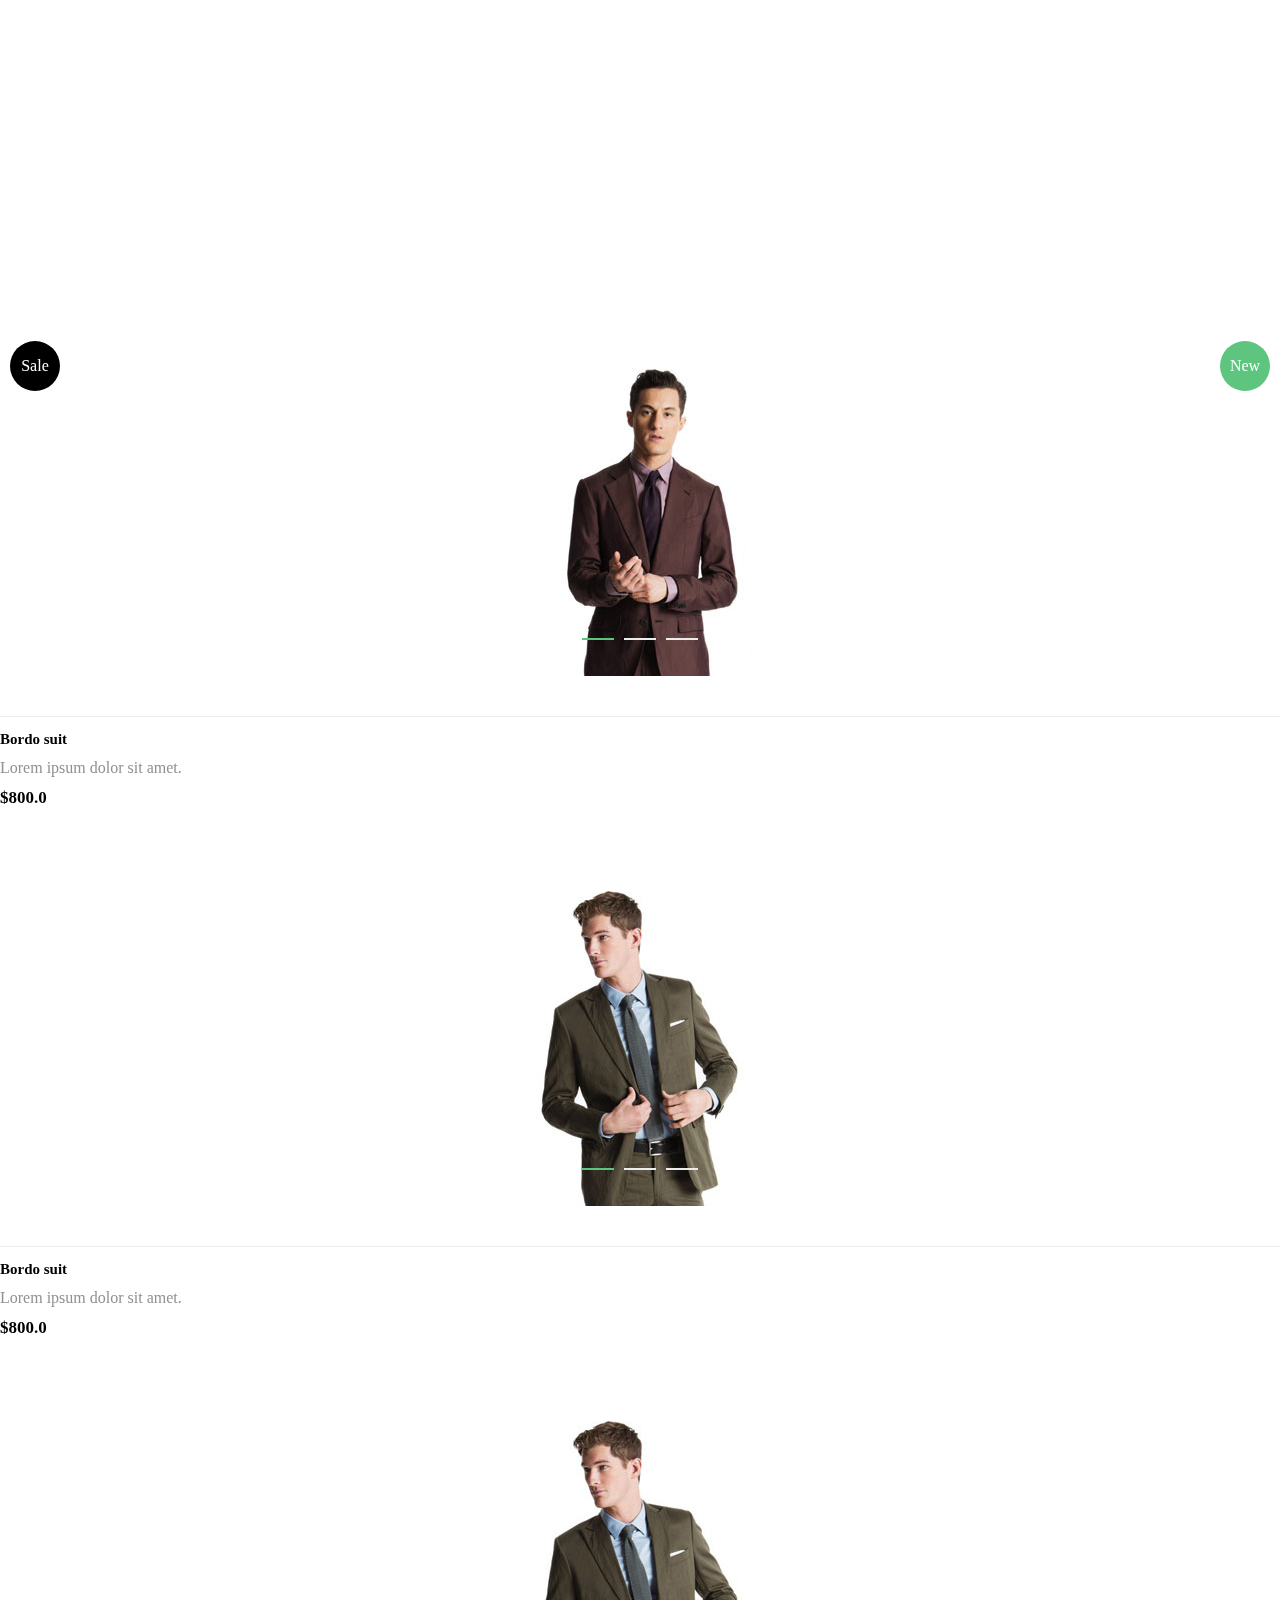
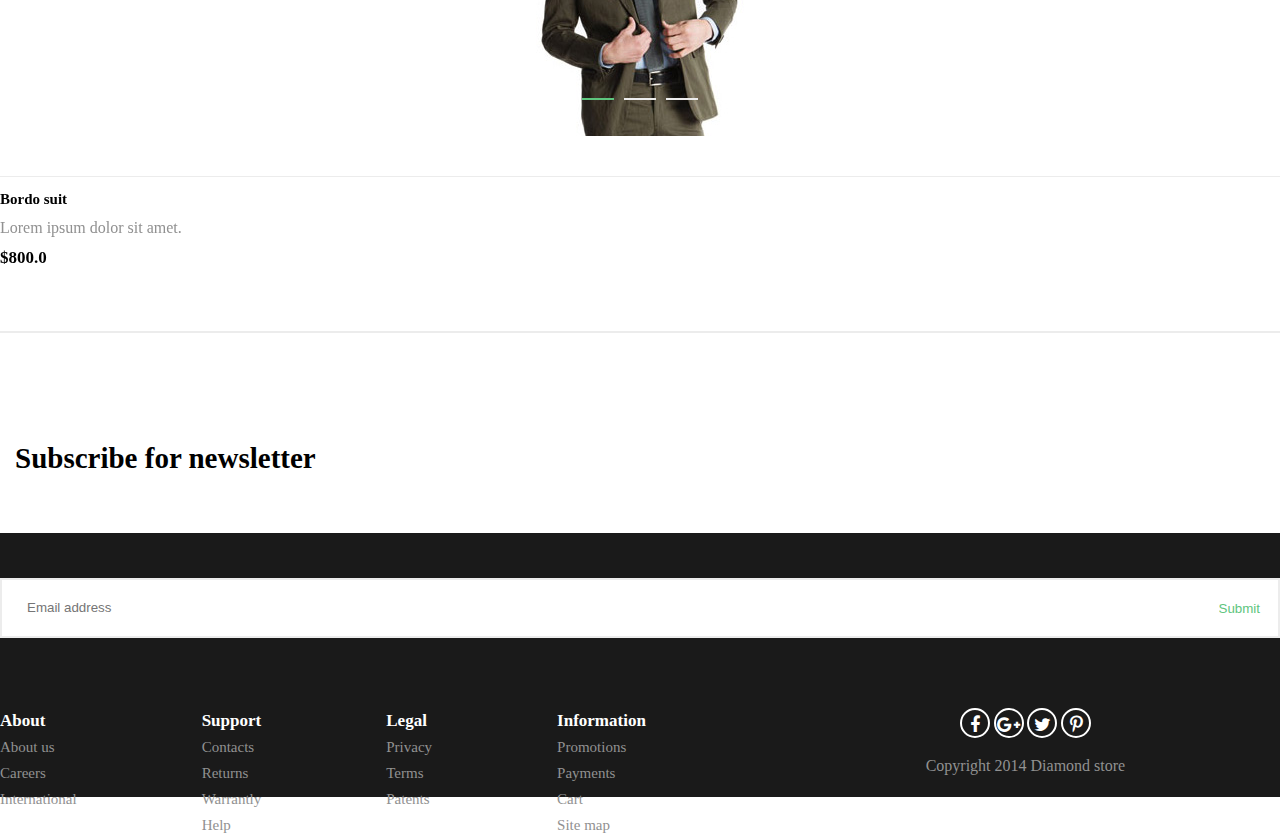
<file: products.html>
<!doctype html>
<html lang="en" class="menu-active">
<head>
    <meta charset="UTF-8">
    <meta name="viewport" content="width=device-width, initial-scale=1.0, maximum-scale=1.0, user-scalable=no"/>
    <title>Продукти</title>



    <link rel="stylesheet" href="https://maxcdn.bootstrapcdn.com/bootstrap/3.3.6/css/bootstrap.min.css" integrity="sha384-1q8mTJOASx8j1Au+a5WDVnPi2lkFfwwEAa8hDDdjZlpLegxhjVME1fgjWPGmkzs7" crossorigin="anonymous">
    <link rel="stylesheet" href="http://cdnjs.cloudflare.com/ajax/libs/font-awesome/4.4.0/css/font-awesome.min.css">
    <link rel="stylesheet" href="assets/plugins/slick/slick/slick.css">
    <link rel="stylesheet" href="assets/plugins/slick/slick/slick-theme.css">
    <link rel="stylesheet" href="assets/css/main.css"/>
</head>
<body>
<div class="container">
    <header>
        <nav class="clearfix">
            <i class="fa fa-bars mobileMenuIcon"></i>
            <ul>
                <li><a href="index.html">Home</a></li>
                <li class="current"><a href="#">Products</a></li>
                <li><a href="#">Brands</a></li>
            </ul>
            <ul class="mobile">
                <li><a href="index.html">Home</a></li>
                <li class="current"><a href="#">Products</a></li>
                <li><a href="#">Brands</a></li>
            </ul>
            <a href="index.html"><img src="assets/images/logo.png" alt="" class="logo"></a>
            <ul>
                <li><a href="blog.html">Blog</a></li>
                <li><a href="#">Contact us</a></li>
                <li class="searchBtn">
                    <i class="fa fa-search"></i>
                    <form action="">
                        <input type="text" placeholder="Search">
                        <button type="submit"><i class="fa fa-search"></i></button>
                    </form>
                </li>
                <li class="userBtn">
                    <i class="fa fa-user"></i>
                    <div class="headerBtnClicked">
                        <div>
                            <h3>Stefan Kostov</h3>
                            <span>My details</span>
                            <span>My orders</span>
                            <span>My payments</span>
                            <div class="myBtn">My account</div>
                        </div>
                        <div>
                            <div class="myBtn">Logout</div>
                        </div>
                    </div>
                </li>
                <li class="cartBtn">
                    <span></span>
                    <i class="fa fa-cart-arrow-down"></i>
                    <ul class="cart headerBtnClicked">
                        <li class="clearfix">

                            <div>
                                <img src="assets/images/cartProductOne.png" alt="">
                            </div>
                            <div>
                                <span>Awesome suit</span>
                                <span>$800.0</span>
                                <span>Remove</span>
                            </div>
                        </li>
                        <li class="clearfix">
                            <div>
                                <img src="assets/images/cartProductTwo.png" alt="">
                            </div>
                            <div>
                                <span>Awesome suit</span>
                                <span>$800.0</span>
                                <span>Remove</span>
                            </div>
                        </li>
                        <li class="clearfix">
                            <div>
                                <img src="assets/images/cartProductThree.png" alt="">
                            </div>
                            <div>
                                <span>Awesome suit</span>
                                <span>$800.0</span>
                                <span>Remove</span>
                            </div>
                        </li>
                        <div class="checkout clearfix">
                            <span>Subtotal</span>
                            <span>$2400.0</span>
                            <a class="myBtn">Checkout</a>
                        </div>
                    </ul>
                </li>
            </ul>
            <ul class="smallMenu">
                <li class="searchBtn">
                    <i class="fa fa-search"></i>
                    <form action="">
                        <input type="text" placeholder="Search">
                        <button type="submit"><i class="fa fa-search"></i></button>
                    </form>
                </li>
                <li class="userBtn">
                    <i class="fa fa-user"></i>
                    <div class="headerBtnClicked">
                        <div>
                            <h3>Stefan Kostov</h3>
                            <span>My details</span>
                            <span>My orders</span>
                            <span>My payments</span>
                            <div class="myBtn">My account</div>
                        </div>
                        <div>
                            <div class="myBtn">Logout</div>
                        </div>
                    </div>
                </li>
                <li class="cartBtn">
                    <span></span>
                    <i class="fa fa-cart-arrow-down"></i>
                    <ul class="cart">
                        <li class="clearfix">

                            <div>
                                <img src="assets/images/cartProductOne.png" alt="">
                            </div>
                            <div>
                                <span>Awesome suit</span>
                                <span>$800.0</span>
                                <span>Remove</span>
                            </div>
                        </li>
                        <li class="clearfix">
                            <div>
                                <img src="assets/images/cartProductTwo.png" alt="">
                            </div>
                            <div>
                                <span>Awesome suit</span>
                                <span>$800.0</span>
                                <span>Remove</span>
                            </div>
                        </li>
                        <li class="clearfix">
                            <div>
                                <img src="assets/images/cartProductThree.png" alt="">
                            </div>
                            <div>
                                <span>Awesome suit</span>
                                <span>$800.0</span>
                                <span>Remove</span>
                            </div>
                        </li>
                        <div class="checkout clearfix">
                            <span>Subtotal</span>
                            <span>$2400.0</span>
                            <a class="myBtn">Checkout</a>
                        </div>
                    </ul>
                </li>
            </ul>
        </nav>
    </header>
</div>
<main>

    <div class="container">
        <section class="productsCollection clearfix">
            <div class="row">
                <div class="col-sm-6">
                    <h1>New man's Collection</h1>
                    <p>Lorem ipsum dolor sit amet, consectetur adipisicing elit. Ad aliquid cumque debitis distinctio esse, fuga illo
                        inventore magnam minima minus modi mollitia nam neque
                        officia omnis optio perspiciatis quaerat quas quidem repellendus saepe similique sint velit? Neque odit quos suscipit!
                        Dolores error impedit incidunt unde?</p>
                    <a href="#" class="myBtn">Shop now</a>
                </div>
                <div class="col-sm-6">
                    <div class="collectionImages"></div>
                </div>
            </div>
        </section>
            <div class="contentNav">
                <nav class="clearfix">
                    <span>Home / Products / <span>Man</span></span>
                    <div class="dropMenu">
                        <ul>
                            <li>Suits</li>
                            <li>Pants</li>
                            <li>Ties</li>
                            <li>Neckties</li>
                            <li>Shirts</li>
                            <li>Blazers</li>
                            <li>Belts</li>
                            <li>Shoes</li>
                            <li>Suits</li>
                        </ul>
                        <ul class="extended">
                            <li class="selected">Suits</li>
                            <li>Pants</li>
                            <li>Ties</li>
                            <li>Neckties</li>
                            <li>Shirts</li>
                            <li>Blazers</li>
                            <li>Belts</li>
                            <li>Shoes</li>
                            <li>Suits</li>
                        </ul>
                    </div>
                </nav>
            </div>
        <section class="productType clearfix">
                <div class="col-md-3 col-sm-6">
                    <div class="productName">
                        <div>
                            <h2>Slimfit suits</h2>
                            <a href="#">View all</a>
                        </div>
                    </div>
                </div>
                <div class="col-md-3 col-sm-6">
                    <div class="productModel productOne">
                        <div>
                            <div class="imageOne"></div>
                            <div class="myBtn">Add to cart</div>
                            <h3>Bordo suit</h3>
                            <span>Lorem ipsum dolor sit amet.</span>
                            <span>$800.0</span>
                            <div class="sale addInfo">Sale</div>
                            <div class="new addInfo">New</div>
                        </div>
                        <div>
                            <div class="imageTwo"></div>
                            <div class="myBtn">Add to cart</div>
                            <h3>Green suit</h3>
                            <span>Lorem ipsum dolor sit amet.</span>
                            <span>$720.0</span>
                        </div>
                        <div>
                            <div class="imageThree"></div>
                            <div class="myBtn">Add to cart</div>
                            <h3>Brown suit</h3>
                            <span>Lorem ipsum dolor sit amet.</span>
                            <span>$560.0</span>
                            <span class="onSale">$560.0</span>
                        </div>
                    </div>
                </div>
                <div class="col-md-3 col-sm-6">
                    <div class="productModel productTwo">
                        <div>
                            <div class="imageOne"></div>
                            <div class="myBtn">Add to cart</div>
                            <h3>Bordo suit</h3>
                            <span>Lorem ipsum dolor sit amet.</span>
                            <span>$800.0</span>
                        </div>
                        <div>
                            <div class="imageTwo"></div>
                            <div class="myBtn">Add to cart</div>
                            <h3>Green suit</h3>
                            <span>Lorem ipsum dolor sit amet.</span>
                            <span>$720.0</span>
                        </div>
                        <div>
                            <div class="imageThree"></div>
                            <div class="myBtn">Add to cart</div>
                            <h3>Brown suit</h3>
                            <span>Lorem ipsum dolor sit amet.</span>
                            <span>$560.0</span>
                            <span class="onSale">$560.0</span>
                        </div>
                    </div>
                </div>
                <div class="col-md-3 col-sm-6">
                    <div class="productModel productThree">
                        <div>
                            <div class="imageOne"></div>
                            <div class="myBtn">Add to cart</div>
                            <h3>Bordo suit</h3>
                            <span>Lorem ipsum dolor sit amet.</span>
                            <span>$800.0</span>
                        </div>
                        <div>
                            <div class="imageTwo"></div>
                            <div class="myBtn">Add to cart</div>
                            <h3>Green suit</h3>
                            <span>Lorem ipsum dolor sit amet.</span>
                            <span>$720.0</span>
                        </div>
                        <div>
                            <div class="imageThree"></div>
                            <div class="myBtn">Add to cart</div>
                            <h3>Brown suit</h3>
                            <span>Lorem ipsum dolor sit amet.</span>
                            <span>$560.0</span>
                            <span class="onSale">$560.0</span>
                        </div>
                    </div>
                </div>
        </section>
        <section class="productType clearfix">
            <div class="col-md-3 col-sm-6">
                <div class="productName">
                    <div>
                        <h2>Suits</h2>
                        <a href="#">View all</a>
                    </div>
                </div>
            </div>
            <div class="col-md-3 col-sm-6">
                <div class="productModel productOne">
                    <div>
                        <div class="imageOne"></div>
                        <div class="myBtn">Add to cart</div>
                        <h3>Bordo suit</h3>
                        <span>Lorem ipsum dolor sit amet.</span>
                        <span>$800.0</span>
                        <div class="sale addInfo">Sale</div>
                        <div class="new addInfo">New</div>
                    </div>
                    <div>
                        <div class="imageTwo"></div>
                        <div class="myBtn">Add to cart</div>
                        <h3>Green suit</h3>
                        <span>Lorem ipsum dolor sit amet.</span>
                        <span>$720.0</span>
                    </div>
                    <div>
                        <div class="imageThree"></div>
                        <div class="myBtn">Add to cart</div>
                        <h3>Brown suit</h3>
                        <span>Lorem ipsum dolor sit amet.</span>
                        <span>$560.0</span>
                        <span class="onSale">$560.0</span>
                    </div>
                </div>
            </div>
            <div class="col-md-3 col-sm-6">
                <div class="productModel productTwo">
                    <div>
                        <div class="imageOne"></div>
                        <div class="myBtn">Add to cart</div>
                        <h3>Bordo suit</h3>
                        <span>Lorem ipsum dolor sit amet.</span>
                        <span>$800.0</span>
                    </div>
                    <div>
                        <div class="imageTwo"></div>
                        <div class="myBtn">Add to cart</div>
                        <h3>Green suit</h3>
                        <span>Lorem ipsum dolor sit amet.</span>
                        <span>$720.0</span>
                    </div>
                    <div>
                        <div class="imageThree"></div>
                        <div class="myBtn">Add to cart</div>
                        <h3>Brown suit</h3>
                        <span>Lorem ipsum dolor sit amet.</span>
                        <span>$560.0</span>
                        <span class="onSale">$560.0</span>
                    </div>
                </div>
            </div>
            <div class="col-md-3 col-sm-6">
                <div class="productModel productThree">
                    <div>
                        <div class="imageOne"></div>
                        <div class="myBtn">Add to cart</div>
                        <h3>Bordo suit</h3>
                        <span>Lorem ipsum dolor sit amet.</span>
                        <span>$800.0</span>
                    </div>
                    <div>
                        <div class="imageTwo"></div>
                        <div class="myBtn">Add to cart</div>
                        <h3>Green suit</h3>
                        <span>Lorem ipsum dolor sit amet.</span>
                        <span>$720.0</span>
                    </div>
                    <div>
                        <div class="imageThree"></div>
                        <div class="myBtn">Add to cart</div>
                        <h3>Brown suit</h3>
                        <span>Lorem ipsum dolor sit amet.</span>
                        <span>$560.0</span>
                        <span class="onSale">$560.0</span>
                    </div>
                </div>
            </div>
        </section>
        <section class="newsletter">
            <form action="" class="clearfix">
                <div class="row">
                    <div class="col-md-4">
                        <h3>Subscribe for newsletter</h3>
                    </div>
                    <div class="col-md-8">
                        <div class="inputWrapper">
                            <input type="text" placeholder="Email address">
                            <input type="submit">
                        </div>
                    </div>
                </div>
            </form>
        </section>
    </div>
</main>
<footer>
    <div class="container clearfix">
        <div class="clearfix">
            <ul>
                <h3>About</h3>
                <li><a href="#">About us</a></li>
                <li><a href="#">Careers</a></li>
                <li><a href="#">International</a></li>
            </ul>
            <ul>
                <h3>Support</h3>
                <li><a href="#">Contacts</a></li>
                <li><a href="#">Returns</a></li>
                <li><a href="#">Warrantly</a></li>
                <li><a href="#">Help</a></li>
            </ul>
            <ul>
                <h3>Legal</h3>
                <li><a href="#">Privacy</a></li>
                <li><a href="#">Terms</a></li>
                <li><a href="#">Patents</a></li>
            </ul>
            <ul>
                <h3>Information</h3>
                <li><a href="#">Promotions</a></li>
                <li><a href="#">Payments</a></li>
                <li><a href="#">Cart</a></li>
                <li><a href="#">Site map</a></li>
            </ul>
        </div>
        <ul class="social">
            <li><a href="#"><i class="fa fa-facebook"></i></a></li>
            <li><a href="#"><i class="fa fa-google-plus"></i></a></li>
            <li><a href="#"><i class="fa fa-twitter"></i></a></li>
            <li><a href="#"><i class="fa fa-pinterest-p"></i></a></li>
        </ul>
    </div>
    <span>Copyright 2014 Diamond store</span>
</footer>

<script src="http://code.jquery.com/jquery-1.11.3.min.js"></script>
<script src="https://maxcdn.bootstrapcdn.com/bootstrap/3.3.6/js/bootstrap.min.js" integrity="sha384-0mSbJDEHialfmuBBQP6A4Qrprq5OVfW37PRR3j5ELqxss1yVqOtnepnHVP9aJ7xS" crossorigin="anonymous"></script>
<script type="text/javascript" src="assets/plugins/slick/slick/slick.min.js"></script>
<script type="text/javascript" src="assets/js/plugins.js"></script>
<script type="text/javascript" src="assets/js/headerMenu.js"></script>
</body>
</html>
</file>
<file: assets/css/main.css>
/* line 1, ../sass/sass/partials/_global.scss */
* {
  margin: 0;
  padding: 0;
  box-sizing: border-box;
}

/* line 6, ../sass/sass/partials/_global.scss */
ul {
  list-style: none;
}

/* line 9, ../sass/sass/partials/_global.scss */
a,
a:hover,
a:visited,
a:active,
a:focus
a:visited {
  color: inherit;
  text-decoration: none;
}

/* line 18, ../sass/sass/partials/_global.scss */
h1 {
  font-size: 70px;
}

@media (max-width: 1200px) {
  /* line 22, ../sass/sass/partials/_global.scss */
  h1 {
    font-size: 60px;
  }
}
@media (max-width: 768px) {
  /* line 27, ../sass/sass/partials/_global.scss */
  h1 {
    font-size: 25px;
  }
}
/* line 33, ../sass/sass/partials/_global.scss */
.mask {
  position: absolute;
  top: 0;
  left: 0;
  width: 100%;
  height: 100%;
  background-color: #000;
  filter: progid:DXImageTransform.Microsoft.Alpha(Opacity=30);
  opacity: 0.3;
}

/* line 42, ../sass/sass/partials/_global.scss */
.myBtn {
  display: block;
  width: 211px;
  height: 56px;
  line-height: 56px;
  background-color: #5ec57e;
  margin: 0 auto;
  position: relative;
  z-index: 999;
  color: #fff;
  text-align: center;
  font-size: 15px;
  -moz-transition: 0.3s;
  -o-transition: 0.3s;
  -webkit-transition: 0.3s;
  transition: 0.3s;
  cursor: pointer;
}
/* line 56, ../sass/sass/partials/_global.scss */
.myBtn:hover {
  background-color: #40b063;
}
/* line 59, ../sass/sass/partials/_global.scss */
.myBtn:visited, .myBtn:focus {
  color: #fff;
}

/* line 64, ../sass/sass/partials/_global.scss */
.headerBtnClicked {
  display: none;
  position: absolute;
  width: 265px;
  top: 60px;
  background-color: #fff;
  z-index: 9999;
  border: 1px solid #ececec;
  padding: 18px;
  color: #000;
}

/* line 75, ../sass/sass/partials/_global.scss */
.headerBtnClicked::before {
  display: block;
  content: '';
  width: 10px;
  height: 10px;
  position: absolute;
  background-color: #fff;
  top: -5px;
  left: 217px;
  z-index: 999;
  -moz-transform: rotate(45deg);
  -ms-transform: rotate(45deg);
  -webkit-transform: rotate(45deg);
  transform: rotate(45deg);
  border-top: 1px solid #ececec;
  border-left: 1px solid #ececec;
}

@media (max-width: 992px) {
  /* line 90, ../sass/sass/partials/_global.scss */
  .headerBtnClicked::before {
    display: none;
  }
}
/* line 97, ../sass/sass/partials/_global.scss */
ul.slick-dots {
  position: absolute;
  bottom: 70px;
}
/* line 100, ../sass/sass/partials/_global.scss */
ul.slick-dots li {
  display: inline-block;
  width: 32px;
  height: 2px;
  background-color: #ececec;
}
/* line 105, ../sass/sass/partials/_global.scss */
ul.slick-dots li button {
  display: none;
}
/* line 109, ../sass/sass/partials/_global.scss */
ul.slick-dots li.slick-active {
  background-color: #5ec57e;
}

/* line 113, ../sass/sass/partials/_global.scss */
.sliderArrow {
  width: 25px;
  height: 25px;
  position: absolute;
  z-index: 9;
  top: 50%;
  -moz-transform: translateY(-50%);
  -ms-transform: translateY(-50%);
  -webkit-transform: translateY(-50%);
  transform: translateY(-50%);
  cursor: pointer;
  border-top: 2px solid #d1d1d1;
  border-left: 2px solid #d1d1d1;
}

/* line 124, ../sass/sass/partials/_global.scss */
.arrowLeft {
  left: 20px;
  -moz-transform: rotate(-45deg);
  -ms-transform: rotate(-45deg);
  -webkit-transform: rotate(-45deg);
  transform: rotate(-45deg);
}

/* line 128, ../sass/sass/partials/_global.scss */
.arrowRight {
  right: 20px;
  -moz-transform: rotate(135deg);
  -ms-transform: rotate(135deg);
  -webkit-transform: rotate(135deg);
  transform: rotate(135deg);
}

/* line 1, ../sass/sass/partials/_header.scss */
header {
  width: 100%;
  font-size: 15px;
  font-weight: bold;
  position: relative;
}
/* line 6, ../sass/sass/partials/_header.scss */
header .mobileMenuIcon {
  display: none;
}
/* line 9, ../sass/sass/partials/_header.scss */
header ul {
  display: inline-block;
  padding: 21px 0 7px 0;
}
/* line 12, ../sass/sass/partials/_header.scss */
header ul li {
  display: inline-block;
  padding: 0 12px;
  margin: 0 58px 0 0;
  -moz-transition: 0.3s;
  -o-transition: 0.3s;
  -webkit-transition: 0.3s;
  transition: 0.3s;
}
/* line 17, ../sass/sass/partials/_header.scss */
header ul li ul.cart {
  right: -24px;
  top: 40px;
}
/* line 20, ../sass/sass/partials/_header.scss */
header ul li ul.cart li {
  display: block;
  padding: 0;
}
/* line 23, ../sass/sass/partials/_header.scss */
header ul li ul.cart li div:nth-of-type(1) {
  width: 33%;
  padding: 10px 0;
}
/* line 27, ../sass/sass/partials/_header.scss */
header ul li ul.cart li div:nth-of-type(2) {
  width: 66%;
}
/* line 30, ../sass/sass/partials/_header.scss */
header ul li ul.cart li div {
  height: 82px;
  float: left;
}
/* line 33, ../sass/sass/partials/_header.scss */
header ul li ul.cart li div img {
  height: 100%;
}
/* line 36, ../sass/sass/partials/_header.scss */
header ul li ul.cart li div span {
  display: block;
  font-size: 12px;
  margin: 6px 0;
}
/* line 41, ../sass/sass/partials/_header.scss */
header ul li ul.cart li div span:nth-of-type(1) {
  font-size: 15px;
}
/* line 44, ../sass/sass/partials/_header.scss */
header ul li ul.cart li div span:nth-of-type(2) {
  color: #a1a1a1;
}
/* line 47, ../sass/sass/partials/_header.scss */
header ul li ul.cart li div span:nth-of-type(3) {
  color: #ec5c5c;
}
/* line 49, ../sass/sass/partials/_header.scss */
header ul li ul.cart li div span:nth-of-type(3):hover {
  color: #ca1818;
}
/* line 55, ../sass/sass/partials/_header.scss */
header ul li ul.cart > div {
  padding: 15px 0 0 0;
  font-size: 12px;
}
/* line 58, ../sass/sass/partials/_header.scss */
header ul li ul.cart > div a {
  height: 31px;
  width: 100%;
  line-height: 31px;
}
/* line 62, ../sass/sass/partials/_header.scss */
header ul li ul.cart > div a:hover {
  color: #fff;
  width: 100%;
}
/* line 67, ../sass/sass/partials/_header.scss */
header ul li ul.cart > div span:nth-of-type(1) {
  color: #a1a1a1;
}
/* line 70, ../sass/sass/partials/_header.scss */
header ul li ul.cart > div span:nth-of-type(2) {
  float: right;
}
@media (max-width: 992px) {
  /* line 76, ../sass/sass/partials/_header.scss */
  header ul li ul.cart {
    width: 263px;
    position: absolute;
    z-index: 9999;
    background-color: #fff;
    top: 44px;
    right: -25px;
    border: 1px solid #ececec;
  }
  /* line 84, ../sass/sass/partials/_header.scss */
  header ul li ul.cart li {
    padding: 0 20px;
  }
  /* line 88, ../sass/sass/partials/_header.scss */
  header ul li ul.cart > div span:nth-of-type(2) {
    padding-right: 20px;
  }
}
@media (max-width: 768px) {
  /* line 95, ../sass/sass/partials/_header.scss */
  header ul li ul.cart {
    width: 240px;
    top: 35px;
  }
  /* line 99, ../sass/sass/partials/_header.scss */
  header ul li ul.cart::before {
    display: none;
  }
}
/* line 103, ../sass/sass/partials/_header.scss */
header ul li:hover {
  color: #a1a1a1;
}
/* line 107, ../sass/sass/partials/_header.scss */
header ul li.userBtn,
header ul li.searchBtn,
header ul li.cartBtn {
  padding: 0 12px;
  margin: 0 24px 0 0;
}
/* line 113, ../sass/sass/partials/_header.scss */
header ul li.current {
  border-bottom: 2px solid #5ec57e;
}
/* line 116, ../sass/sass/partials/_header.scss */
header ul .fa {
  cursor: pointer;
}
/* line 120, ../sass/sass/partials/_header.scss */
header ul li.userBtn > div {
  right: 66px;
  padding: 0;
}
/* line 123, ../sass/sass/partials/_header.scss */
header ul li.userBtn > div > div {
  padding: 20px;
}
/* line 125, ../sass/sass/partials/_header.scss */
header ul li.userBtn > div > div h3 {
  font-size: 18px;
  margin: 0 0 10px 0;
}
/* line 129, ../sass/sass/partials/_header.scss */
header ul li.userBtn > div > div span {
  display: block;
  color: #a1a1a1;
  font-size: 14px;
  padding: 5px 0;
  font-weight: 100;
}
/* line 136, ../sass/sass/partials/_header.scss */
header ul li.userBtn > div > div .myBtn {
  height: 30px;
  line-height: 30px;
  width: 100%;
}
/* line 142, ../sass/sass/partials/_header.scss */
header ul li.userBtn > div > div:nth-of-type(1) {
  border-bottom: 1px solid #a1a1a1;
}
/* line 144, ../sass/sass/partials/_header.scss */
header ul li.userBtn > div > div:nth-of-type(1) .myBtn {
  margin-top: 20px;
}
/* line 149, ../sass/sass/partials/_header.scss */
header ul li.userBtn > div > div:nth-of-type(2) .myBtn {
  background-color: #000;
}
@media (max-width: 1200px) {
  /* line 156, ../sass/sass/partials/_header.scss */
  header ul li {
    margin: 0 24px 0 0;
  }
}
@media (max-width: 992px) {
  /* line 161, ../sass/sass/partials/_header.scss */
  header ul li.userBtn > div {
    top: 99%;
    right: 0;
  }
}
/* line 166, ../sass/sass/partials/_header.scss */
header ul .cartBtn {
  position: relative;
}
/* line 168, ../sass/sass/partials/_header.scss */
header ul .cartBtn > span {
  font-size: 12px;
  position: absolute;
  position: absolute;
  top: 50%;
  left: 50%;
  -moz-transform: translate(-50%, -50%);
  -ms-transform: translate(-50%, -50%);
  -webkit-transform: translate(-50%, -50%);
  transform: translate(-50%, -50%);
  top: 0;
}
/* line 175, ../sass/sass/partials/_header.scss */
header ul .searchBtn {
  position: relative;
}
/* line 177, ../sass/sass/partials/_header.scss */
header ul .searchBtn form {
  display: none;
  position: absolute;
  z-index: 9999;
  height: 61px;
  width: 300px;
  background-color: #fff;
  border: 1px solid #ececec;
  border-top: none;
  right: 0;
  top: 38px;
}
/* line 188, ../sass/sass/partials/_header.scss */
header ul .searchBtn form input[type=text] {
  position: absolute;
  position: absolute;
  top: 50%;
  left: 50%;
  -moz-transform: translate(-50%, -50%);
  -ms-transform: translate(-50%, -50%);
  -webkit-transform: translate(-50%, -50%);
  transform: translate(-50%, -50%);
  border: 1px solid #ececec;
  width: 90%;
  height: 40px;
  padding: 0 0 0 5px;
  font-weight: lighter;
}
/* line 197, ../sass/sass/partials/_header.scss */
header ul .searchBtn form button[type=submit] {
  position: absolute;
  border: none;
  background-color: transparent;
  height: 40px;
  width: 40px;
  top: 50%;
  -moz-transform: translateY(-50%);
  -ms-transform: translateY(-50%);
  -webkit-transform: translateY(-50%);
  transform: translateY(-50%);
  right: 5%;
}
@media (max-width: 768px) {
  /* line 211, ../sass/sass/partials/_header.scss */
  header ul .searchBtn form {
    top: 33px;
    right: -100px;
  }
}
@media (max-width: 400px) {
  /* line 219, ../sass/sass/partials/_header.scss */
  header ul .searchBtn form {
    width: 250px;
    left: auto;
    right: -165px;
  }
}
/* line 227, ../sass/sass/partials/_header.scss */
header ul:nth-of-type(3) {
  float: right;
}
/* line 230, ../sass/sass/partials/_header.scss */
header ul.smallMenu {
  display: none;
}
/* line 233, ../sass/sass/partials/_header.scss */
header img.logo {
  position: absolute;
  left: 50%;
  top: 10px;
  transform: translateX(-50%);
}
/* line 239, ../sass/sass/partials/_header.scss */
header ul.mobile {
  display: none;
}

@media (max-width: 992px) {
  /* line 245, ../sass/sass/partials/_header.scss */
  header .mobileMenuIcon {
    display: inline-block;
    font-size: 30px;
    color: #5ec57e;
    margin: 15px 12px 0 0;
  }
  /* line 251, ../sass/sass/partials/_header.scss */
  header ul {
    display: none;
  }
  /* line 254, ../sass/sass/partials/_header.scss */
  header ul.smallMenu {
    display: inline-block;
    float: right;
    font-size: 20px;
  }
  /* line 259, ../sass/sass/partials/_header.scss */
  header ul.mobile {
    display: none;
    width: 50%;
    padding: 5px 0 0 0;
    position: absolute;
    background-color: #fff;
    z-index: 9999;
  }
  /* line 266, ../sass/sass/partials/_header.scss */
  header ul.mobile li {
    text-align: center;
    margin: 0;
    padding: 21px 0 7px 0;
    display: block;
    border-bottom: none;
  }
}
@media (max-width: 768px) {
  /* line 277, ../sass/sass/partials/_header.scss */
  nav {
    background-color: #ececec;
  }

  /* line 280, ../sass/sass/partials/_header.scss */
  header {
    padding: 84px 0 0 0;
  }
  /* line 282, ../sass/sass/partials/_header.scss */
  header .mobileMenuIcon {
    margin: 15px 12px 0 15px;
  }
  /* line 285, ../sass/sass/partials/_header.scss */
  header img.logo {
    -moz-transform: translateX(-50%);
    -ms-transform: translateX(-50%);
    -webkit-transform: translateX(-50%);
    transform: translateX(-50%);
    left: 50%;
    top: 20px;
  }
  /* line 290, ../sass/sass/partials/_header.scss */
  header ul.smallMenu {
    text-align: right;
    display: inline-block;
    margin: 0;
    -moz-transition: 0.3s;
    -o-transition: 0.3s;
    -webkit-transition: 0.3s;
    transition: 0.3s;
  }
  /* line 296, ../sass/sass/partials/_header.scss */
  header ul.mobile {
    width: 100%;
    top: 138px;
  }
}
/* line 1, ../sass/sass/partials/_mainSlider.scss */
.mainSlider {
  color: #fff;
  text-align: center;
  margin: 0;
  position: relative;
}
/* line 6, ../sass/sass/partials/_mainSlider.scss */
.mainSlider h1 {
  margin: 112px 0 40px 0;
  font-size: 70px;
  position: relative;
  z-index: 999;
}
/* line 12, ../sass/sass/partials/_mainSlider.scss */
.mainSlider p {
  width: 80%;
  margin: 0 auto 29px auto;
  position: relative;
  z-index: 999;
}
/* line 21, ../sass/sass/partials/_mainSlider.scss */
.mainSlider .imageOne {
  background-image: url("../images/imageOne.jpg");
}
/* line 21, ../sass/sass/partials/_mainSlider.scss */
.mainSlider .imageTwo {
  background-image: url("../images/imageTwo.jpg");
}
/* line 21, ../sass/sass/partials/_mainSlider.scss */
.mainSlider .imageThree {
  background-image: url("../images/imageThree.jpg");
}
/* line 23, ../sass/sass/partials/_mainSlider.scss */
.mainSlider .sliderImg {
  height: 435px;
  background-position: center;
  background-size: cover;
}
/* line 28, ../sass/sass/partials/_mainSlider.scss */
.mainSlider ul.slick-dots {
  bottom: 25px;
}
@media (max-width: 1200px) {
  /* line 32, ../sass/sass/partials/_mainSlider.scss */
  .mainSlider ul.slick-dots {
    bottom: 5px;
  }
}
@media (max-width: 768px) {
  /* line 37, ../sass/sass/partials/_mainSlider.scss */
  .mainSlider ul.slick-dots {
    bottom: 0;
  }
}

@media (max-width: 992px) {
  /* line 44, ../sass/sass/partials/_mainSlider.scss */
  .mainSlider h1 {
    font-size: 60px;
    margin: 40px 0;
  }
}
@media (max-width: 768px) {
  /* line 52, ../sass/sass/partials/_mainSlider.scss */
  .mainSlider h1 {
    font-size: 25px;
    margin: 40px 0;
  }
}
/* line 3, ../sass/sass/partials/_content.scss */
main .collection > div {
  background-position: center;
  background-size: cover;
  background-repeat: no-repeat;
  color: #fff;
  text-align: center;
  height: 237px;
}
/* line 10, ../sass/sass/partials/_content.scss */
main .collection > div div:last-of-type {
  display: inline-block;
  position: absolute;
  top: 50%;
  left: 50%;
  -moz-transform: translate(-50%, -50%);
  -ms-transform: translate(-50%, -50%);
  -webkit-transform: translate(-50%, -50%);
  transform: translate(-50%, -50%);
  width: 80%;
}
/* line 14, ../sass/sass/partials/_content.scss */
main .collection > div div:last-of-type h2 {
  margin: 0 0 18px 0;
  font-size: 40px;
  position: relative;
  z-index: 999;
}
/* line 20, ../sass/sass/partials/_content.scss */
main .collection > div div:last-of-type p {
  position: relative;
  z-index: 999;
}
/* line 25, ../sass/sass/partials/_content.scss */
main .collection > div .mask {
  filter: progid:DXImageTransform.Microsoft.Alpha(Opacity=20);
  opacity: 0.2;
}
/* line 28, ../sass/sass/partials/_content.scss */
main .collection > div .onHover {
  position: absolute;
  top: 0;
  left: 0;
  width: 100%;
  height: 100%;
  background-color: rgba(0, 0, 0, 0.8);
  z-index: 9991;
  -moz-transition: 0.3s;
  -o-transition: 0.3s;
  -webkit-transition: 0.3s;
  transition: 0.3s;
  opacity: 0;
}
/* line 38, ../sass/sass/partials/_content.scss */
main .collection > div .onHover .myBtn {
  position: absolute;
  top: 50%;
  left: 50%;
  -moz-transform: translate(-50%, -50%);
  -ms-transform: translate(-50%, -50%);
  -webkit-transform: translate(-50%, -50%);
  transform: translate(-50%, -50%);
}
/* line 43, ../sass/sass/partials/_content.scss */
main .collection > div:hover .onHover {
  filter: progid:DXImageTransform.Microsoft.Alpha(enabled=false);
  opacity: 1;
}
/* line 46, ../sass/sass/partials/_content.scss */
main .collection > div:nth-of-type(1) {
  background-image: url("../images/imageTwo.jpg");
}
/* line 49, ../sass/sass/partials/_content.scss */
main .collection > div:nth-of-type(2) {
  background-image: url("../images/imageThree.jpg");
}
@media (max-width: 1200px) {
  /* line 57, ../sass/sass/partials/_content.scss */
  main .collection div div:last-of-type h2 {
    font-size: 25px;
    margin: 0;
  }
  /* line 61, ../sass/sass/partials/_content.scss */
  main .collection div div:last-of-type p {
    margin: 0 auto;
    padding: 10px 0;
  }
}
@media (max-width: 1200px) {
  /* line 72, ../sass/sass/partials/_content.scss */
  main .collection div div:last-of-type {
    width: 95%;
  }
}
/* line 78, ../sass/sass/partials/_content.scss */
main nav {
  background-color: #ececec;
  font-weight: bold;
}
/* line 81, ../sass/sass/partials/_content.scss */
main nav ul {
  display: block;
  text-align: center;
  width: 81.72%;
  margin: 0 auto;
  line-height: 80px;
}
/* line 87, ../sass/sass/partials/_content.scss */
main nav ul li {
  display: inline-block;
  width: 12%;
}
/* line 91, ../sass/sass/partials/_content.scss */
main nav ul li a {
  border-bottom: 2px solid transparent;
  -moz-transition: 0.3s;
  -o-transition: 0.3s;
  -webkit-transition: 0.3s;
  transition: 0.3s;
}
/* line 96, ../sass/sass/partials/_content.scss */
main nav ul li:hover a {
  border-bottom: 2px solid #5ec57e;
}
@media (max-width: 1200px) {
  /* line 103, ../sass/sass/partials/_content.scss */
  main nav ul {
    width: 100%;
  }
}
@media (max-width: 768px) {
  /* line 110, ../sass/sass/partials/_content.scss */
  main nav ul {
    line-height: 40px;
  }
  /* line 112, ../sass/sass/partials/_content.scss */
  main nav ul li {
    width: 100%;
    font-size: 16px;
  }
}
/* line 120, ../sass/sass/partials/_content.scss */
main .homeNav ul {
  width: 100%;
  text-align: left;
  margin: 0;
  padding: 0 40px 0 85px;
}
/* line 126, ../sass/sass/partials/_content.scss */
main .homeNav .mobileNav {
  display: none;
  padding: 20px;
  text-align: right;
  position: relative;
  overflow: hidden;
}
/* line 132, ../sass/sass/partials/_content.scss */
main .homeNav .mobileNav i {
  font-size: 20px;
  position: absolute;
  right: 50%;
}
/* line 137, ../sass/sass/partials/_content.scss */
main .homeNav .mobileNav i.away {
  left: 200%;
}
@media (max-width: 992px) {
  /* line 143, ../sass/sass/partials/_content.scss */
  main .homeNav {
    padding: 0 40px;
  }
  /* line 145, ../sass/sass/partials/_content.scss */
  main .homeNav ul {
    padding: 0;
  }
  /* line 147, ../sass/sass/partials/_content.scss */
  main .homeNav ul li {
    width: 11.9%;
  }
}
@media (max-width: 768px) {
  /* line 155, ../sass/sass/partials/_content.scss */
  main .homeNav .mobileNav {
    display: block;
    text-align: left;
  }
  /* line 158, ../sass/sass/partials/_content.scss */
  main .homeNav .mobileNav i {
    left: 25%;
    -moz-transition: 0.3s;
    -o-transition: 0.3s;
    -webkit-transition: 0.3s;
    transition: 0.3s;
  }
  /* line 163, ../sass/sass/partials/_content.scss */
  main .homeNav ul {
    display: none;
  }
}
@media (max-width: 400px) {
  /* line 171, ../sass/sass/partials/_content.scss */
  main .homeNav .mobileNav i {
    left: 50%;
  }
  /* line 176, ../sass/sass/partials/_content.scss */
  main .homeNav ul li {
    display: block;
    width: 100%;
    text-align: center;
    padding: 10px 0;
  }
}
/* line 186, ../sass/sass/partials/_content.scss */
main .products .productImg {
  height: 520px;
  background-position: center;
  background-size: cover;
}
/* line 194, ../sass/sass/partials/_content.scss */
main .products .lineOne {
  background-image: url("../images/lineOne.jpg");
}
/* line 194, ../sass/sass/partials/_content.scss */
main .products .lineTwo {
  background-image: url("../images/lineTwo.jpg");
}
/* line 194, ../sass/sass/partials/_content.scss */
main .products .lineThree {
  background-image: url("../images/lineThree.jpg");
}
/* line 197, ../sass/sass/partials/_content.scss */
main .products .productDescription {
  padding: 0;
}
/* line 199, ../sass/sass/partials/_content.scss */
main .products .productDescription .productSlider {
  margin: 0;
  padding: 0;
}
/* line 200, ../sass/sass/partials/_content.scss */
main .products .productDescription .productSlider .sliderArrow {
  opacity: 0;
  -moz-transition: 0.3s;
  -o-transition: 0.3s;
  -webkit-transition: 0.3s;
  transition: 0.3s;
}
/* line 206, ../sass/sass/partials/_content.scss */
main .products .productDescription .productSlider .product {
  height: 520px;
}
/* line 208, ../sass/sass/partials/_content.scss */
main .products .productDescription .productSlider .product h3 {
  color: #5ec57e;
  font-size: 14px;
  margin: 20px 0 0 20px;
}
/* line 212, ../sass/sass/partials/_content.scss */
main .products .productDescription .productSlider .product h3 span {
  display: block;
  color: #000;
  font-size: 25px;
}
/* line 218, ../sass/sass/partials/_content.scss */
main .products .productDescription .productSlider .product img {
  position: absolute;
  top: 50%;
  left: 50%;
  -moz-transform: translate(-50%, -50%);
  -ms-transform: translate(-50%, -50%);
  -webkit-transform: translate(-50%, -50%);
  transform: translate(-50%, -50%);
  top: 45%;
}
/* line 222, ../sass/sass/partials/_content.scss */
main .products .productDescription .productSlider .product > span {
  display: block;
  text-align: center;
  position: absolute;
  top: 50%;
  left: 50%;
  -moz-transform: translate(-50%, -50%);
  -ms-transform: translate(-50%, -50%);
  -webkit-transform: translate(-50%, -50%);
  transform: translate(-50%, -50%);
  top: auto;
  bottom: 100px;
}
/* line 229, ../sass/sass/partials/_content.scss */
main .products .productDescription .productSlider .product > div {
  width: 100%;
  height: 68px;
  line-height: 68px;
  background-color: #ececec;
  padding: 0 35px 0 25px;
  position: absolute;
  bottom: 0;
  -moz-transition: 0.3s;
  -o-transition: 0.3s;
  -webkit-transition: 0.3s;
  transition: 0.3s;
}
/* line 238, ../sass/sass/partials/_content.scss */
main .products .productDescription .productSlider .product > div a {
  display: block;
  font-weight: bold;
  width: 100%;
}
/* line 243, ../sass/sass/partials/_content.scss */
main .products .productDescription .productSlider .product > div > div {
  width: 30px;
  height: 30px;
  position: absolute;
  top: 50%;
  left: 50%;
  -moz-transform: translate(-50%, -50%);
  -ms-transform: translate(-50%, -50%);
  -webkit-transform: translate(-50%, -50%);
  transform: translate(-50%, -50%);
  left: 85%;
}
/* line 248, ../sass/sass/partials/_content.scss */
main .products .productDescription .productSlider .product > div > div > div:nth-of-type(1) {
  width: 20px;
  height: 2px;
  background-color: #000;
  position: absolute;
  top: 50%;
  left: 50%;
  -moz-transform: translate(-50%, -50%);
  -ms-transform: translate(-50%, -50%);
  -webkit-transform: translate(-50%, -50%);
  transform: translate(-50%, -50%);
  z-index: 999;
  -moz-transition: 0.3s;
  -o-transition: 0.3s;
  -webkit-transition: 0.3s;
  transition: 0.3s;
}
/* line 256, ../sass/sass/partials/_content.scss */
main .products .productDescription .productSlider .product > div > div > div:nth-of-type(2) {
  border-top: 2px solid #000;
  border-right: 2px solid #000;
  width: 12px;
  height: 12px;
  position: absolute;
  top: 9px;
  left: 37%;
  -moz-transform: rotate(45deg);
  -ms-transform: rotate(45deg);
  -webkit-transform: rotate(45deg);
  transform: rotate(45deg);
  -moz-transition: 0.3s;
  -o-transition: 0.3s;
  -webkit-transition: 0.3s;
  transition: 0.3s;
}
/* line 270, ../sass/sass/partials/_content.scss */
main .products .productDescription .productSlider .product:hover > div {
  background-color: #5ec57e;
  color: #fff;
}
/* line 274, ../sass/sass/partials/_content.scss */
main .products .productDescription .productSlider .product:hover > div > div > div:nth-of-type(1) {
  background-color: #fff;
}
/* line 277, ../sass/sass/partials/_content.scss */
main .products .productDescription .productSlider .product:hover > div > div > div:nth-of-type(2) {
  border-top: 2px solid #fff;
  border-right: 2px solid #fff;
}
/* line 285, ../sass/sass/partials/_content.scss */
main .products .productDescription:hover .sliderArrow {
  opacity: 1;
}
/* line 291, ../sass/sass/partials/_content.scss */
main .newsletter {
  height: 150px;
}
/* line 293, ../sass/sass/partials/_content.scss */
main .newsletter h3 {
  line-height: 150px;
  padding: 0 0 0 15px;
  margin: 0;
  font-weight: bold;
  font-size: 29px;
}
/* line 300, ../sass/sass/partials/_content.scss */
main .newsletter form {
  height: 100%;
}
/* line 302, ../sass/sass/partials/_content.scss */
main .newsletter form .inputWrapper {
  height: 100%;
  position: relative;
  padding: 45px 0;
  font-size: 20px;
}
/* line 307, ../sass/sass/partials/_content.scss */
main .newsletter form .inputWrapper input[type='text'] {
  width: 100%;
  height: 60px;
  line-height: 60px;
  border: 2px solid #ececec;
  color: #ececec;
  padding: 0 25px;
}
/* line 315, ../sass/sass/partials/_content.scss */
main .newsletter form .inputWrapper input[type='text']:focus {
  border: 2px solid #ececec;
}
/* line 318, ../sass/sass/partials/_content.scss */
main .newsletter form .inputWrapper input[type='submit'] {
  position: absolute;
  top: 50%;
  right: 0;
  padding: 0 20px 0 0;
  -moz-transform: translateY(-50%);
  -ms-transform: translateY(-50%);
  -webkit-transform: translateY(-50%);
  transform: translateY(-50%);
  -moz-transition: 0.3s;
  -o-transition: 0.3s;
  -webkit-transition: 0.3s;
  transition: 0.3s;
  background: transparent;
  border: none;
  color: #5ec57e;
  z-index: 9999;
}
/* line 329, ../sass/sass/partials/_content.scss */
main .newsletter form .inputWrapper input[type='submit']:hover {
  font-size: 22px;
}
@media (max-width: 1200px) {
  /* line 338, ../sass/sass/partials/_content.scss */
  main .newsletter h3 {
    padding: 36px 0;
    line-height: 36px;
  }
}
@media (max-width: 992px) {
  /* line 345, ../sass/sass/partials/_content.scss */
  main .newsletter {
    height: auto;
  }
  /* line 347, ../sass/sass/partials/_content.scss */
  main .newsletter h3 {
    padding: 0;
    text-align: center;
  }
  /* line 352, ../sass/sass/partials/_content.scss */
  main .newsletter form .inputWrapper {
    padding: 10px 0;
  }
}
@media (max-width: 992px) {
  /* line 360, ../sass/sass/partials/_content.scss */
  main .newsletter h3 {
    padding: 20px 0 0 0;
  }
}
/* line 365, ../sass/sass/partials/_content.scss */
main .productsCollection {
  background-color: #f6f6f6;
  color: #9e9e9e;
  padding: 53px 53px 0 53px;
  overflow: hidden;
}
/* line 370, ../sass/sass/partials/_content.scss */
main .productsCollection h1 {
  color: #000;
}
/* line 373, ../sass/sass/partials/_content.scss */
main .productsCollection p {
  padding: 15px 0;
}
/* line 376, ../sass/sass/partials/_content.scss */
main .productsCollection .myBtn {
  margin: 0;
}
/* line 379, ../sass/sass/partials/_content.scss */
main .productsCollection .collectionImages {
  height: 430px;
  overflow: hidden;
  background-image: url("../images/collectionImgFull.png");
  background-repeat: no-repeat;
  background-size: cover;
}
@media (max-width: 992px) {
  /* line 388, ../sass/sass/partials/_content.scss */
  main .productsCollection {
    padding: 20px 20px 0 20px;
  }
  /* line 390, ../sass/sass/partials/_content.scss */
  main .productsCollection .collectionImages {
    height: 300px;
  }
}
@media (max-width: 400px) {
  /* line 397, ../sass/sass/partials/_content.scss */
  main .productsCollection .myBtn {
    margin: 10px auto;
  }
}

/* line 404, ../sass/sass/partials/_content.scss */
.contentNav {
  height: 67px;
  line-height: 67px;
  background-color: #ececec;
  color: #9e9e9e;
  position: relative;
}
/* line 410, ../sass/sass/partials/_content.scss */
.contentNav nav > span {
  padding: 0 0 0 20px;
}
/* line 411, ../sass/sass/partials/_content.scss */
.contentNav nav > span span {
  font-weight: bold;
  color: #000;
}
/* line 417, ../sass/sass/partials/_content.scss */
.contentNav div {
  float: right;
  background-color: transparent;
  position: relative;
  width: 187px;
  height: 67px;
}
/* line 423, ../sass/sass/partials/_content.scss */
.contentNav div ul {
  border-left: 2px solid #fff;
  line-height: inherit;
  position: absolute;
  top: 0;
  right: 0;
  z-index: 999;
  display: none;
  width: 100%;
}
/* line 432, ../sass/sass/partials/_content.scss */
.contentNav div ul li {
  margin: 0;
  padding: 0 0 0 16px;
  text-align: left;
  width: 100%;
  color: #000;
  display: block;
  height: auto;
  background-color: #ececec;
  -moz-transition: 0.3s;
  -o-transition: 0.3s;
  -webkit-transition: 0.3s;
  transition: 0.3s;
}
/* line 443, ../sass/sass/partials/_content.scss */
.contentNav div ul li:hover {
  background-color: lightgray;
}
/* line 446, ../sass/sass/partials/_content.scss */
.contentNav div ul li.selected {
  display: block;
  position: relative;
}
/* line 449, ../sass/sass/partials/_content.scss */
.contentNav div ul li.selected::after {
  display: block;
  content: '';
  width: 0;
  height: 0;
  border-left: 8px solid transparent;
  border-right: 8px solid transparent;
  border-top: 8px solid #000;
  position: absolute;
  top: 50%;
  right: 15px;
  -moz-transform: translateY(-50%);
  -ms-transform: translateY(-50%);
  -webkit-transform: translateY(-50%);
  transform: translateY(-50%);
}
/* line 464, ../sass/sass/partials/_content.scss */
.contentNav div ul.extended {
  display: block;
}
/* line 466, ../sass/sass/partials/_content.scss */
.contentNav div ul.extended li {
  display: none;
}
/* line 469, ../sass/sass/partials/_content.scss */
.contentNav div ul.extended li.selected {
  display: block;
}
/* line 473, ../sass/sass/partials/_content.scss */
.contentNav div ul::after {
  display: none;
  content: '';
  width: 0;
  height: 0;
  border-left: 8px solid transparent;
  border-right: 8px solid transparent;
  border-bottom: 8px solid black;
  position: absolute;
  top: 50%;
  right: 15px;
  -moz-transform: translateY(-50%);
  -ms-transform: translateY(-50%);
  -webkit-transform: translateY(-50%);
  transform: translateY(-50%);
}

@media (max-width: 992px) {
  /* line 490, ../sass/sass/partials/_content.scss */
  .contentNav .dropMenu {
    width: 18%;
  }
}
@media (max-width: 768px) {
  /* line 496, ../sass/sass/partials/_content.scss */
  .contentNav {
    height: auto;
  }
  /* line 498, ../sass/sass/partials/_content.scss */
  .contentNav .dropMenu {
    width: 100%;
    float: none;
  }
  /* line 501, ../sass/sass/partials/_content.scss */
  .contentNav .dropMenu ul {
    border-left: none;
  }
}
/* line 507, ../sass/sass/partials/_content.scss */
.productType {
  padding: 50px 0;
}
/* line 509, ../sass/sass/partials/_content.scss */
.productType .productName {
  height: 500px;
}
/* line 511, ../sass/sass/partials/_content.scss */
.productType .productName div {
  position: absolute;
  top: 50%;
  left: 50%;
  -moz-transform: translate(-50%, -50%);
  -ms-transform: translate(-50%, -50%);
  -webkit-transform: translate(-50%, -50%);
  transform: translate(-50%, -50%);
  top: 41%;
  width: 100%;
  text-align: left;
}
/* line 516, ../sass/sass/partials/_content.scss */
.productType .productName div h2 {
  font-size: 30px;
}
/* line 519, ../sass/sass/partials/_content.scss */
.productType .productName div a {
  display: block;
  background-color: #cecece;
  width: 143px;
  height: 47px;
  line-height: 47px;
  text-align: center;
  color: #fff;
  font-weight: bold;
  -moz-transition: 0.3s;
  -o-transition: 0.3s;
  -webkit-transition: 0.3s;
  transition: 0.3s;
}
/* line 529, ../sass/sass/partials/_content.scss */
.productType .productName div a:hover {
  background-color: #b5b5b5;
}
@media (max-width: 768px) {
  /* line 536, ../sass/sass/partials/_content.scss */
  .productType .productName {
    height: 250px;
  }
}
/* line 540, ../sass/sass/partials/_content.scss */
.productType .productModel {
  height: 500px;
  color: #919191;
}
/* line 543, ../sass/sass/partials/_content.scss */
.productType .productModel ul.slick-dots {
  top: 57%;
}
/* line 546, ../sass/sass/partials/_content.scss */
.productType .productModel .sliderArrow {
  opacity: 0;
  -moz-transition: 0.3s;
  -o-transition: 0.3s;
  -webkit-transition: 0.3s;
  transition: 0.3s;
  width: 25px;
  height: 25px;
  top: 37%;
}
/* line 553, ../sass/sass/partials/_content.scss */
.productType .productModel .arrowLeft {
  left: 0;
}
/* line 556, ../sass/sass/partials/_content.scss */
.productType .productModel .arrowRight {
  right: 0;
}
/* line 559, ../sass/sass/partials/_content.scss */
.productType .productModel div {
  width: 100%;
  height: 100%;
}
/* line 562, ../sass/sass/partials/_content.scss */
.productType .productModel div .imageOne,
.productType .productModel div .imageTwo,
.productType .productModel div .imageThree {
  height: 67%;
  position: relative;
  background-repeat: no-repeat;
  background-position: center 20px;
}
/* line 569, ../sass/sass/partials/_content.scss */
.productType .productModel div .imageOne::after,
.productType .productModel div .imageTwo::after,
.productType .productModel div .imageThree::after {
  display: block;
  content: '';
  width: 100%;
  height: 1px;
  background-color: #ececec;
  position: absolute;
  bottom: -41px;
}
/* line 580, ../sass/sass/partials/_content.scss */
.productType .productModel .myBtn {
  height: 41px;
  line-height: 41px;
  filter: progid:DXImageTransform.Microsoft.Alpha(Opacity=0);
  opacity: 0;
  -moz-transition: 0.3s;
  -o-transition: 0.3s;
  -webkit-transition: 0.3s;
  transition: 0.3s;
}
/* line 586, ../sass/sass/partials/_content.scss */
.productType .productModel h3 {
  font-size: 15px;
  font-weight: bold;
  margin: 14px 0 0 0;
  padding: 0;
  color: #000;
}
/* line 593, ../sass/sass/partials/_content.scss */
.productType .productModel span:nth-of-type(1) {
  line-height: 40px;
  display: block;
}
/* line 597, ../sass/sass/partials/_content.scss */
.productType .productModel span:nth-of-type(2) {
  display: inline-block;
  padding: 0 29px 0 0;
  color: #000;
  font-weight: bold;
  font-size: 17px;
}
/* line 604, ../sass/sass/partials/_content.scss */
.productType .productModel span.onSale {
  text-decoration: line-through;
}
/* line 607, ../sass/sass/partials/_content.scss */
.productType .productModel .addInfo {
  width: 50px;
  height: 50px;
  -moz-border-radius: 50%;
  -webkit-border-radius: 50%;
  border-radius: 50%;
  position: absolute;
  color: #fff;
  text-align: center;
  line-height: 50px;
  top: 0;
}
/* line 615, ../sass/sass/partials/_content.scss */
.productType .productModel .new {
  background-color: #5ec57e;
  right: 10px;
}
/* line 619, ../sass/sass/partials/_content.scss */
.productType .productModel .sale {
  background-color: #000;
  left: 10px;
}
/* line 624, ../sass/sass/partials/_content.scss */
.productType .productModel:hover .myBtn {
  filter: progid:DXImageTransform.Microsoft.Alpha(enabled=false);
  opacity: 1;
}
/* line 627, ../sass/sass/partials/_content.scss */
.productType .productModel:hover .sliderArrow {
  opacity: 1;
}
/* line 635, ../sass/sass/partials/_content.scss */
.productType .productOne .imageOne {
  background-image: url("../images/productOneimageOne.jpg");
}
/* line 635, ../sass/sass/partials/_content.scss */
.productType .productOne .imageTwo {
  background-image: url("../images/productOneimageTwo.jpg");
}
/* line 635, ../sass/sass/partials/_content.scss */
.productType .productOne .imageThree {
  background-image: url("../images/productOneimageThree.jpg");
}
/* line 635, ../sass/sass/partials/_content.scss */
.productType .productTwo .imageOne {
  background-image: url("../images/productTwoimageOne.jpg");
}
/* line 635, ../sass/sass/partials/_content.scss */
.productType .productTwo .imageTwo {
  background-image: url("../images/productTwoimageTwo.jpg");
}
/* line 635, ../sass/sass/partials/_content.scss */
.productType .productTwo .imageThree {
  background-image: url("../images/productTwoimageThree.jpg");
}
/* line 635, ../sass/sass/partials/_content.scss */
.productType .productThree .imageOne {
  background-image: url("../images/productThreeimageOne.jpg");
}
/* line 635, ../sass/sass/partials/_content.scss */
.productType .productThree .imageTwo {
  background-image: url("../images/productThreeimageTwo.jpg");
}
/* line 635, ../sass/sass/partials/_content.scss */
.productType .productThree .imageThree {
  background-image: url("../images/productThreeimageThree.jpg");
}
/* line 638, ../sass/sass/partials/_content.scss */
.productType::after {
  content: '';
  display: block;
  height: 2px;
  width: 100%;
  background-color: #ececec;
}

@media (max-width: 992px) {
  /* line 647, ../sass/sass/partials/_content.scss */
  .productType {
    padding: 10px;
  }
  /* line 650, ../sass/sass/partials/_content.scss */
  .productType .productName div {
    width: auto;
  }
}
/* line 2, ../sass/sass/partials/_article.scss */
.article > div {
  padding: 0;
}
/* line 5, ../sass/sass/partials/_article.scss */
.article .articleImage {
  background-size: cover;
  background-repeat: no-repeat;
  position: relative;
  padding-bottom: 100%;
}
/* line 10, ../sass/sass/partials/_article.scss */
.article .articleImage > div {
  width: 20%;
  height: 20%;
  -moz-border-radius: 50%;
  -webkit-border-radius: 50%;
  border-radius: 50%;
  background-color: #5ec57e;
  position: absolute;
  top: 6.25%;
  left: 6.25%;
  color: #fff;
  font-size: 15px;
  text-transform: uppercase;
  text-align: center;
  font-weight: bold;
}
/* line 21, ../sass/sass/partials/_article.scss */
.article .articleImage > div div {
  position: absolute;
  top: 50%;
  left: 50%;
  -moz-transform: translate(-50%, -50%);
  -ms-transform: translate(-50%, -50%);
  -webkit-transform: translate(-50%, -50%);
  transform: translate(-50%, -50%);
}
/* line 23, ../sass/sass/partials/_article.scss */
.article .articleImage > div div span {
  font-size: 30px;
  display: block;
}
@media (max-width: 992px) {
  /* line 29, ../sass/sass/partials/_article.scss */
  .article .articleImage > div div {
    font-size: 12px;
  }
  /* line 31, ../sass/sass/partials/_article.scss */
  .article .articleImage > div div span {
    font-size: 15px;
  }
}
/* line 41, ../sass/sass/partials/_article.scss */
.article .articleOne {
  background-image: url("../images/articleOne.jpg");
}
/* line 41, ../sass/sass/partials/_article.scss */
.article .articleTwo {
  background-image: url("../images/articleTwo.jpg");
}
/* line 41, ../sass/sass/partials/_article.scss */
.article .articleThree {
  background-image: url("../images/articleThree.jpg");
}
/* line 44, ../sass/sass/partials/_article.scss */
.article .articleContent {
  padding: 0 0 0 15px;
}
/* line 46, ../sass/sass/partials/_article.scss */
.article .articleContent h2 {
  color: #5ec57e;
  font-size: 15px;
  font-weight: bold;
}
/* line 50, ../sass/sass/partials/_article.scss */
.article .articleContent h2 span {
  display: block;
  color: #000;
  font-size: 21px;
}
/* line 56, ../sass/sass/partials/_article.scss */
.article .articleContent h3 {
  font-size: 15px;
  font-weight: bold;
}
/* line 59, ../sass/sass/partials/_article.scss */
.article .articleContent h3 span {
  color: #b5b5b5;
}
/* line 63, ../sass/sass/partials/_article.scss */
.article .articleContent p {
  color: #b5b5b5;
}
/* line 67, ../sass/sass/partials/_article.scss */
.article .articleContent ul li {
  display: inline-block;
  font-weight: bold;
  margin-right: 15px;
}
@media (max-width: 768px) {
  /* line 75, ../sass/sass/partials/_article.scss */
  .article .articleContent {
    padding: 0 15px;
  }
}

/* line 81, ../sass/sass/partials/_article.scss */
.comments h2 {
  font-size: 25px;
  font-weight: bold;
  border-bottom: 1px solid #b5b5b5;
  padding: 0 0 25px 0;
}
/* line 87, ../sass/sass/partials/_article.scss */
.comments .comment {
  width: 50%;
}
/* line 89, ../sass/sass/partials/_article.scss */
.comments .comment h3 {
  font-size: 20px;
  font-weight: bold;
  display: inline-block;
}
/* line 94, ../sass/sass/partials/_article.scss */
.comments .comment span {
  float: right;
  padding: 20px 0 0 0;
  color: #5ec57e;
  font-size: 15px;
  text-transform: uppercase;
}
/* line 101, ../sass/sass/partials/_article.scss */
.comments .comment p {
  font-size: 12px;
  color: #b5b5b5;
}
@media (max-width: 992px) {
  /* line 107, ../sass/sass/partials/_article.scss */
  .comments h2 {
    padding: 15px;
  }
  /* line 110, ../sass/sass/partials/_article.scss */
  .comments .comment {
    width: 75%;
    padding: 15px;
  }
}
@media (max-width: 400px) {
  /* line 116, ../sass/sass/partials/_article.scss */
  .comments .comment {
    width: 100%;
  }
}

/* line 121, ../sass/sass/partials/_article.scss */
.addComment {
  width: 50%;
  color: #a1a1a1;
}
/* line 124, ../sass/sass/partials/_article.scss */
.addComment input {
  display: inline-block;
  width: 50%;
  margin: 0 -1px;
  height: 38px;
  line-height: 38px;
  padding: 0 0 0 10px;
}
/* line 132, ../sass/sass/partials/_article.scss */
.addComment textarea {
  min-width: 100%;
  max-width: 100%;
  max-height: 90px;
  margin: 15px 0;
  padding: 10px;
}
/* line 139, ../sass/sass/partials/_article.scss */
.addComment button {
  width: 130px;
  height: 30px;
  border: none;
  background-color: #000;
  color: #fff;
  float: right;
  -moz-transition: 0.3s;
  -o-transition: 0.3s;
  -webkit-transition: 0.3s;
  transition: 0.3s;
}
/* line 147, ../sass/sass/partials/_article.scss */
.addComment button:hover {
  width: 120px;
  -moz-border-radius: 10px;
  -webkit-border-radius: 10px;
  border-radius: 10px;
}

@media (max-width: 992px) {
  /* line 154, ../sass/sass/partials/_article.scss */
  .addComment {
    padding: 0 15px;
    width: 75%;
  }
}
@media (max-width: 768px) {
  /* line 160, ../sass/sass/partials/_article.scss */
  .addComment {
    width: 100%;
  }
  /* line 162, ../sass/sass/partials/_article.scss */
  .addComment button {
    float: none;
    margin: 0 auto;
  }
}
/* line 2, ../sass/sass/partials/_order.scss */
.order .orderProgress {
  background-color: #1a1a1a;
  line-height: 75px;
  color: #fff;
  margin: 0 0 40px 0;
  padding: 0;
}
/* line 8, ../sass/sass/partials/_order.scss */
.order .orderProgress ol {
  padding: 0 0 0 20px;
  margin: 0;
  display: inline-block;
}
/* line 12, ../sass/sass/partials/_order.scss */
.order .orderProgress ol li {
  padding: 0 50px 0 0;
  display: inline-block;
  cursor: pointer;
}
/* line 17, ../sass/sass/partials/_order.scss */
.order .orderProgress ol .reached {
  color: #5ec57e;
}
/* line 21, ../sass/sass/partials/_order.scss */
.order .orderProgress .stepReached {
  background-color: #a1a1a1;
  height: 4px;
  position: relative;
}
/* line 25, ../sass/sass/partials/_order.scss */
.order .orderProgress .stepReached:after {
  display: block;
  content: '';
  height: 100%;
  width: 50.5%;
  background-color: #5ec57e;
}
/* line 33, ../sass/sass/partials/_order.scss */
.order .orderProgress > a {
  float: right;
  display: inline-block;
  width: 123px;
  text-align: center;
  background-color: #5ec57e;
}
@media (max-width: 1200px) {
  /* line 43, ../sass/sass/partials/_order.scss */
  .order .orderProgress {
    line-height: normal;
    font-size: 14px;
    height: 100%;
    position: relative;
  }
  /* line 48, ../sass/sass/partials/_order.scss */
  .order .orderProgress ol {
    padding: 0 10px;
    width: 100%;
  }
  /* line 51, ../sass/sass/partials/_order.scss */
  .order .orderProgress ol li {
    padding: 30px 0;
    display: block;
    text-align: center;
  }
  /* line 57, ../sass/sass/partials/_order.scss */
  .order .orderProgress > a {
    width: 100%;
    height: 72px;
    line-height: 72px;
    overflow: hidden;
  }
  /* line 63, ../sass/sass/partials/_order.scss */
  .order .orderProgress .stepReached {
    position: absolute;
    top: 0;
    right: 0;
    width: 4px;
    height: 100%;
  }
  /* line 69, ../sass/sass/partials/_order.scss */
  .order .orderProgress .stepReached:after {
    width: 100%;
    height: 78.5%;
  }
}
/* line 77, ../sass/sass/partials/_order.scss */
.order .orderReview div {
  padding: 0 0 15px 0;
  border-bottom: 1px solid silver;
}
/* line 80, ../sass/sass/partials/_order.scss */
.order .orderReview div h3 {
  display: inline-block;
  height: 40px;
  line-height: 40px;
  margin: 0;
  font-size: 25px;
  font-weight: bold;
}
@media (max-width: 768px) {
  /* line 89, ../sass/sass/partials/_order.scss */
  .order .orderReview div h3 {
    margin: 20px 0;
    display: block;
    text-align: center;
  }
}
/* line 95, ../sass/sass/partials/_order.scss */
.order .orderReview div a {
  float: right;
  padding: 0 13px;
  color: #5ec57e;
  font-weight: bold;
  height: 40px;
  line-height: 40px;
}
/* line 103, ../sass/sass/partials/_order.scss */
.order .orderReview div .myBtn {
  width: 150px;
  padding: 0;
  color: #fff;
}
@media (max-width: 768px) {
  /* line 109, ../sass/sass/partials/_order.scss */
  .order .orderReview div a,
  .order .orderReview div .myBtn {
    width: 50%;
  }
}
/* line 115, ../sass/sass/partials/_order.scss */
.order .orderReview .verify {
  color: #a1a1a1;
}
/* line 117, ../sass/sass/partials/_order.scss */
.order .orderReview .verify div {
  border: none;
}
/* line 120, ../sass/sass/partials/_order.scss */
.order .orderReview .verify h4 {
  color: #000;
  font-size: 20px;
  font-weight: bold;
  margin: 40px 0 0 0;
}
/* line 126, ../sass/sass/partials/_order.scss */
.order .orderReview .verify p {
  margin: 20px 0;
}
/* line 130, ../sass/sass/partials/_order.scss */
.order .orderReview .verify span span {
  color: #000;
}
/* line 134, ../sass/sass/partials/_order.scss */
.order .orderReview .verify a {
  display: block;
  text-align: left;
  float: none;
  padding: 20px 0;
  margin: 0 0 55px 0;
}
/* line 141, ../sass/sass/partials/_order.scss */
.order .orderReview .verify textarea {
  display: block;
  max-width: 86.34%;
  min-width: 86.34%;
  min-height: 106px;
  max-height: 106px;
  padding: 12px;
  border: 1px solid #ececec;
}
@media (max-width: 992px) {
  /* line 151, ../sass/sass/partials/_order.scss */
  .order .orderReview .verify textarea {
    max-width: 100%;
    min-width: 100%;
  }
}
/* line 156, ../sass/sass/partials/_order.scss */
.order .orderReview .verify form {
  margin: 20px 0 0 0;
  padding: 17px 0;
  border-top: 1px solid #ececec;
}
/* line 160, ../sass/sass/partials/_order.scss */
.order .orderReview .verify form label {
  margin: 0 29px 0 0;
}
/* line 163, ../sass/sass/partials/_order.scss */
.order .orderReview .verify form input {
  background-color: transparent;
}
/* line 168, ../sass/sass/partials/_order.scss */
.order .orderReview .verify .summary .ordered {
  padding: 20px 0;
}
/* line 170, ../sass/sass/partials/_order.scss */
.order .orderReview .verify .summary .ordered img {
  float: left;
  width: 45px;
}
/* line 174, ../sass/sass/partials/_order.scss */
.order .orderReview .verify .summary .ordered > span:nth-of-type(1) {
  font-size: 15px;
}
/* line 177, ../sass/sass/partials/_order.scss */
.order .orderReview .verify .summary .ordered > span:nth-of-type(2) {
  font-size: 12px;
  font-weight: normal;
}
/* line 181, ../sass/sass/partials/_order.scss */
.order .orderReview .verify .summary .ordered > span:nth-of-type(3) {
  font-size: 17px;
}
/* line 184, ../sass/sass/partials/_order.scss */
.order .orderReview .verify .summary .ordered span {
  display: block;
  margin: 10px 0 0 108px;
  color: black;
  font-weight: bold;
}
/* line 189, ../sass/sass/partials/_order.scss */
.order .orderReview .verify .summary .ordered span span {
  color: #a1a1a1;
  display: inline;
  margin: 0;
  padding: 0;
  font-size: 12px;
}

/* line 1, ../sass/sass/partials/_footer.scss */
footer {
  background-color: #1a1a1a;
  color: #919191;
  padding: 55px 0 22px 0;
}
/* line 5, ../sass/sass/partials/_footer.scss */
footer ul {
  float: left;
  line-height: 26px;
  margin: 0 125px 0 0;
  font-size: 15px;
}
/* line 10, ../sass/sass/partials/_footer.scss */
footer ul h3 {
  color: #fff;
  font-size: 17px;
}
/* line 15, ../sass/sass/partials/_footer.scss */
footer ul.social {
  display: block;
  float: none;
  text-align: center;
  margin: 120px 0 18px 0;
}
/* line 20, ../sass/sass/partials/_footer.scss */
footer ul.social li {
  display: inline-block;
  font-size: 18px;
}
/* line 23, ../sass/sass/partials/_footer.scss */
footer ul.social li a {
  display: inline-block;
  width: 30px;
  height: 30px;
  border: 2px solid #fff;
  -moz-border-radius: 50%;
  -webkit-border-radius: 50%;
  border-radius: 50%;
  line-height: 30px;
  -moz-transition: 0.3s;
  -o-transition: 0.3s;
  -webkit-transition: 0.3s;
  transition: 0.3s;
  color: #fff;
}
/* line 33, ../sass/sass/partials/_footer.scss */
footer ul.social li a:hover {
  border-color: #5ec57e;
  color: #5ec57e;
}
/* line 39, ../sass/sass/partials/_footer.scss */
footer span {
  display: block;
  text-align: center;
}

@media (max-width: 992px) {
  /* line 45, ../sass/sass/partials/_footer.scss */
  footer {
    padding: 55px 15px 22px 15px;
  }
  /* line 47, ../sass/sass/partials/_footer.scss */
  footer ul {
    margin: 0 60px 0 0;
  }
}
@media (max-width: 768px) {
  /* line 54, ../sass/sass/partials/_footer.scss */
  footer ul {
    width: 26%;
  }
  /* line 57, ../sass/sass/partials/_footer.scss */
  footer ul.social {
    width: 100%;
  }
}
</file>
